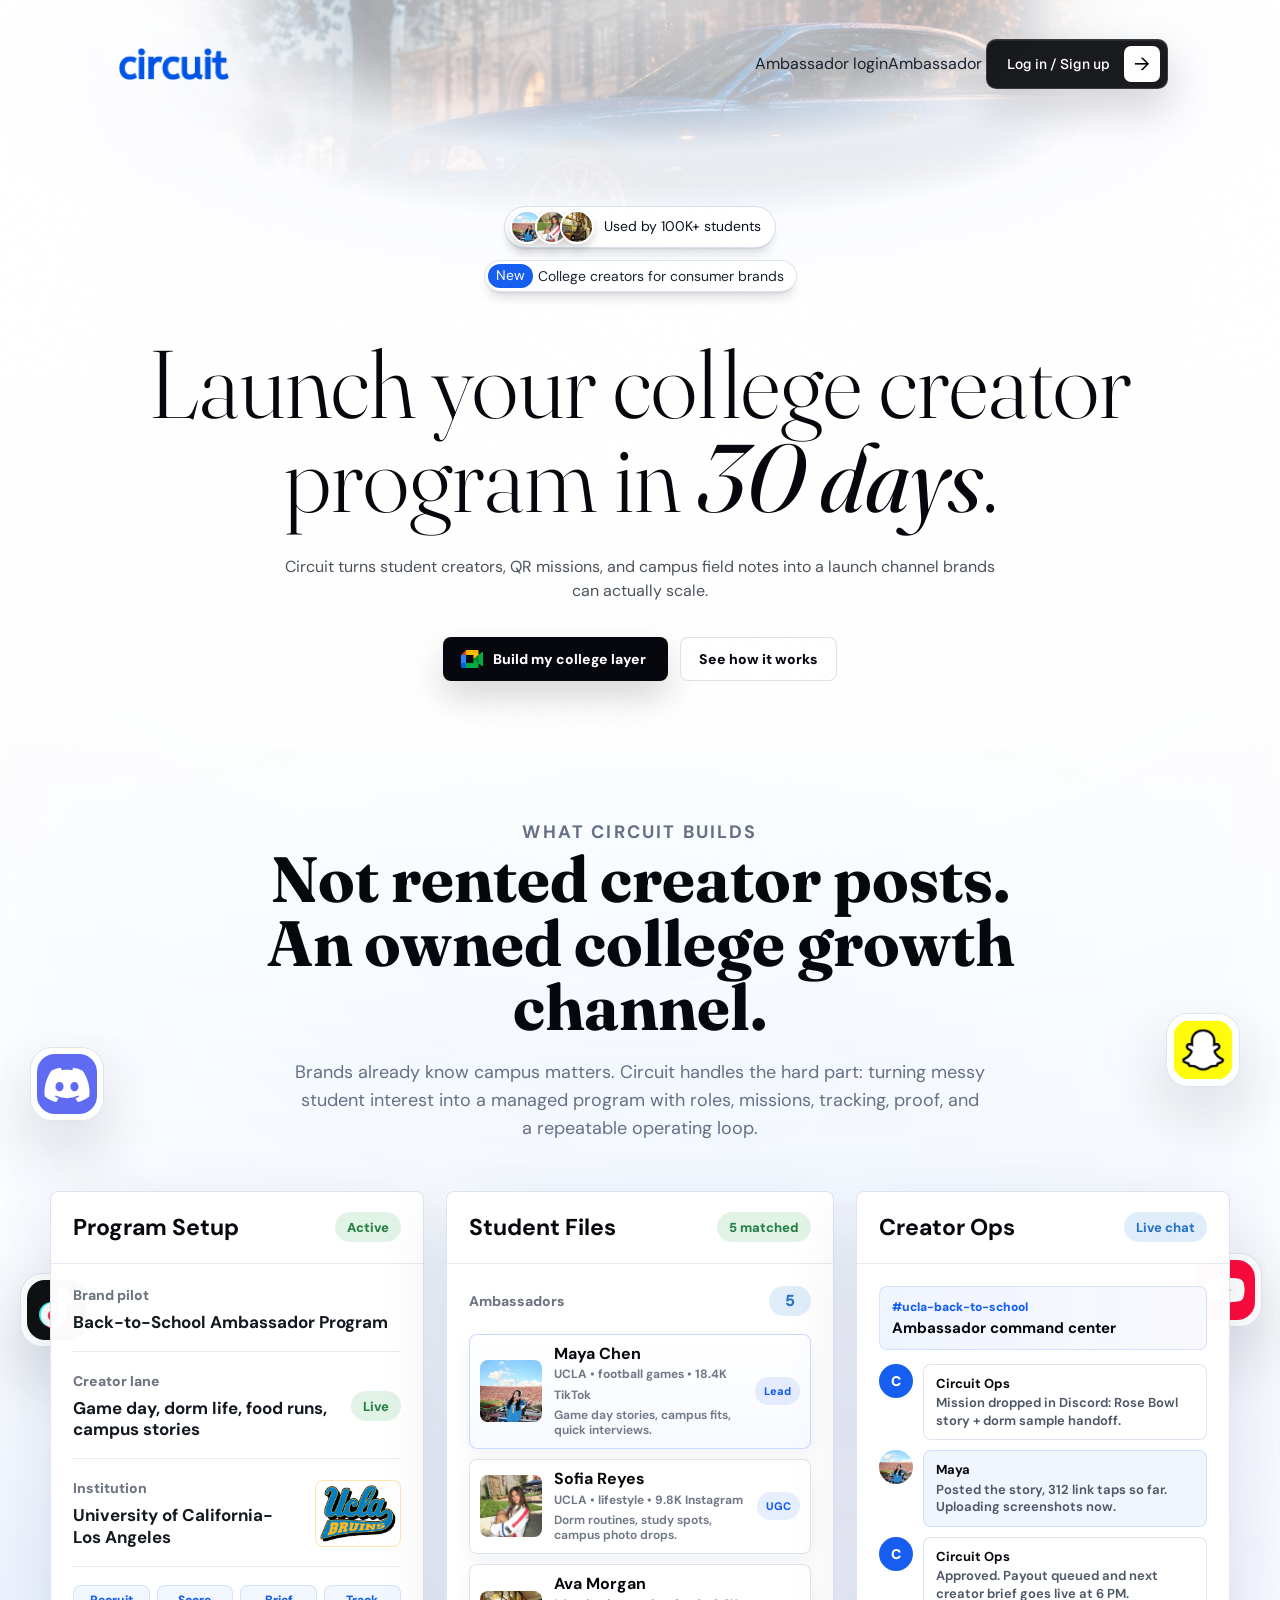
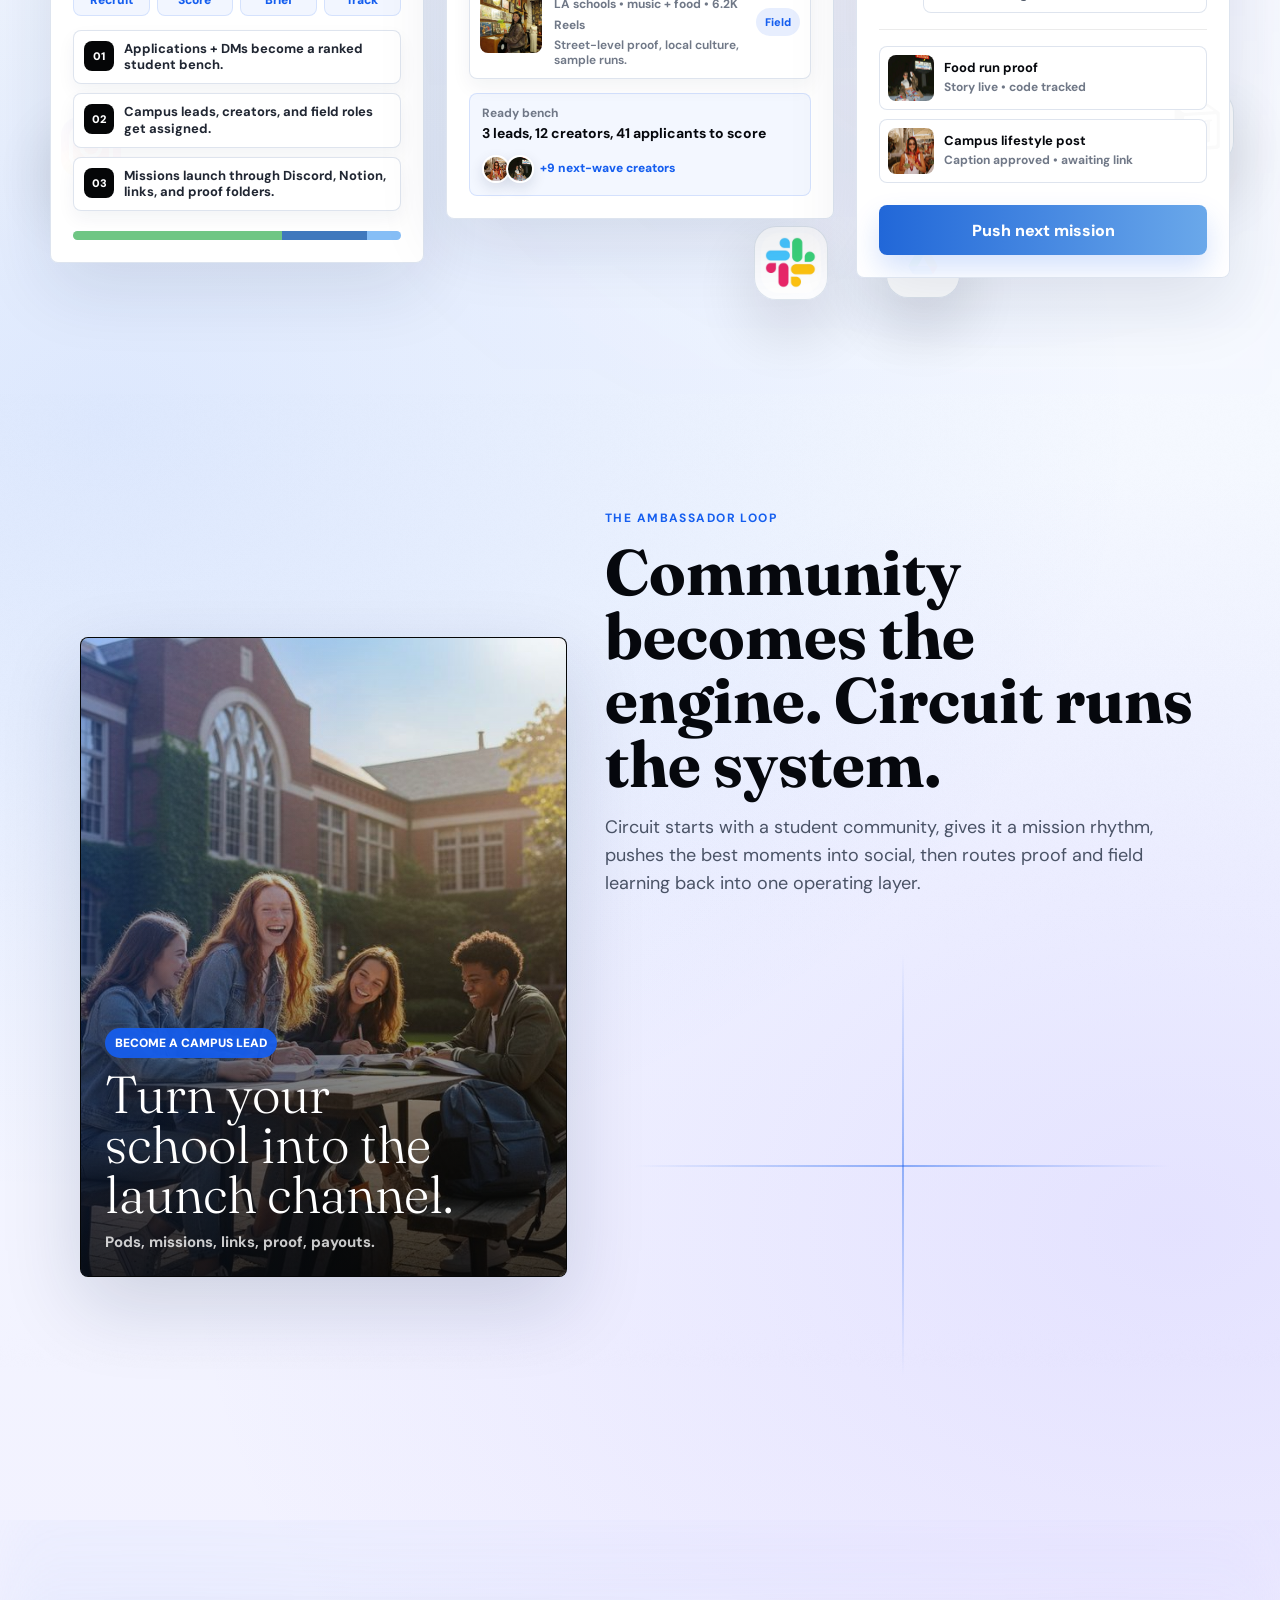
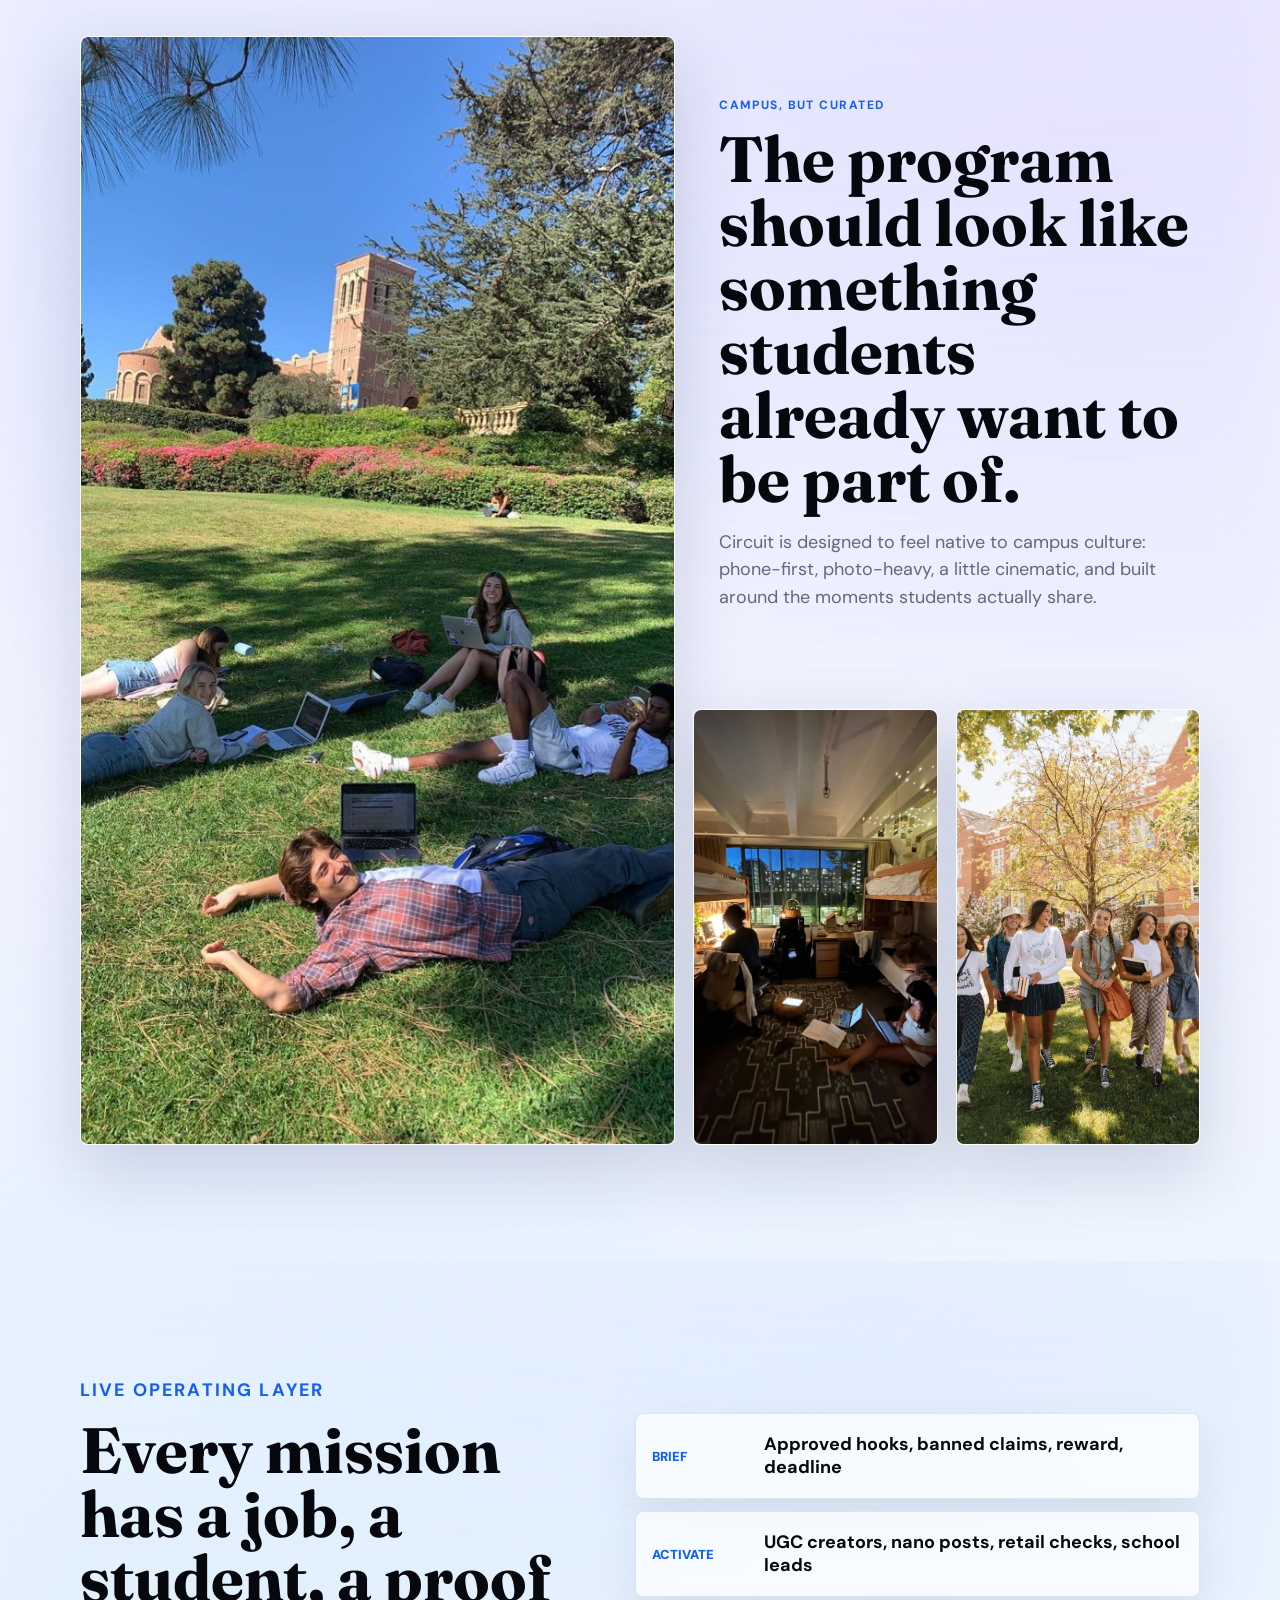
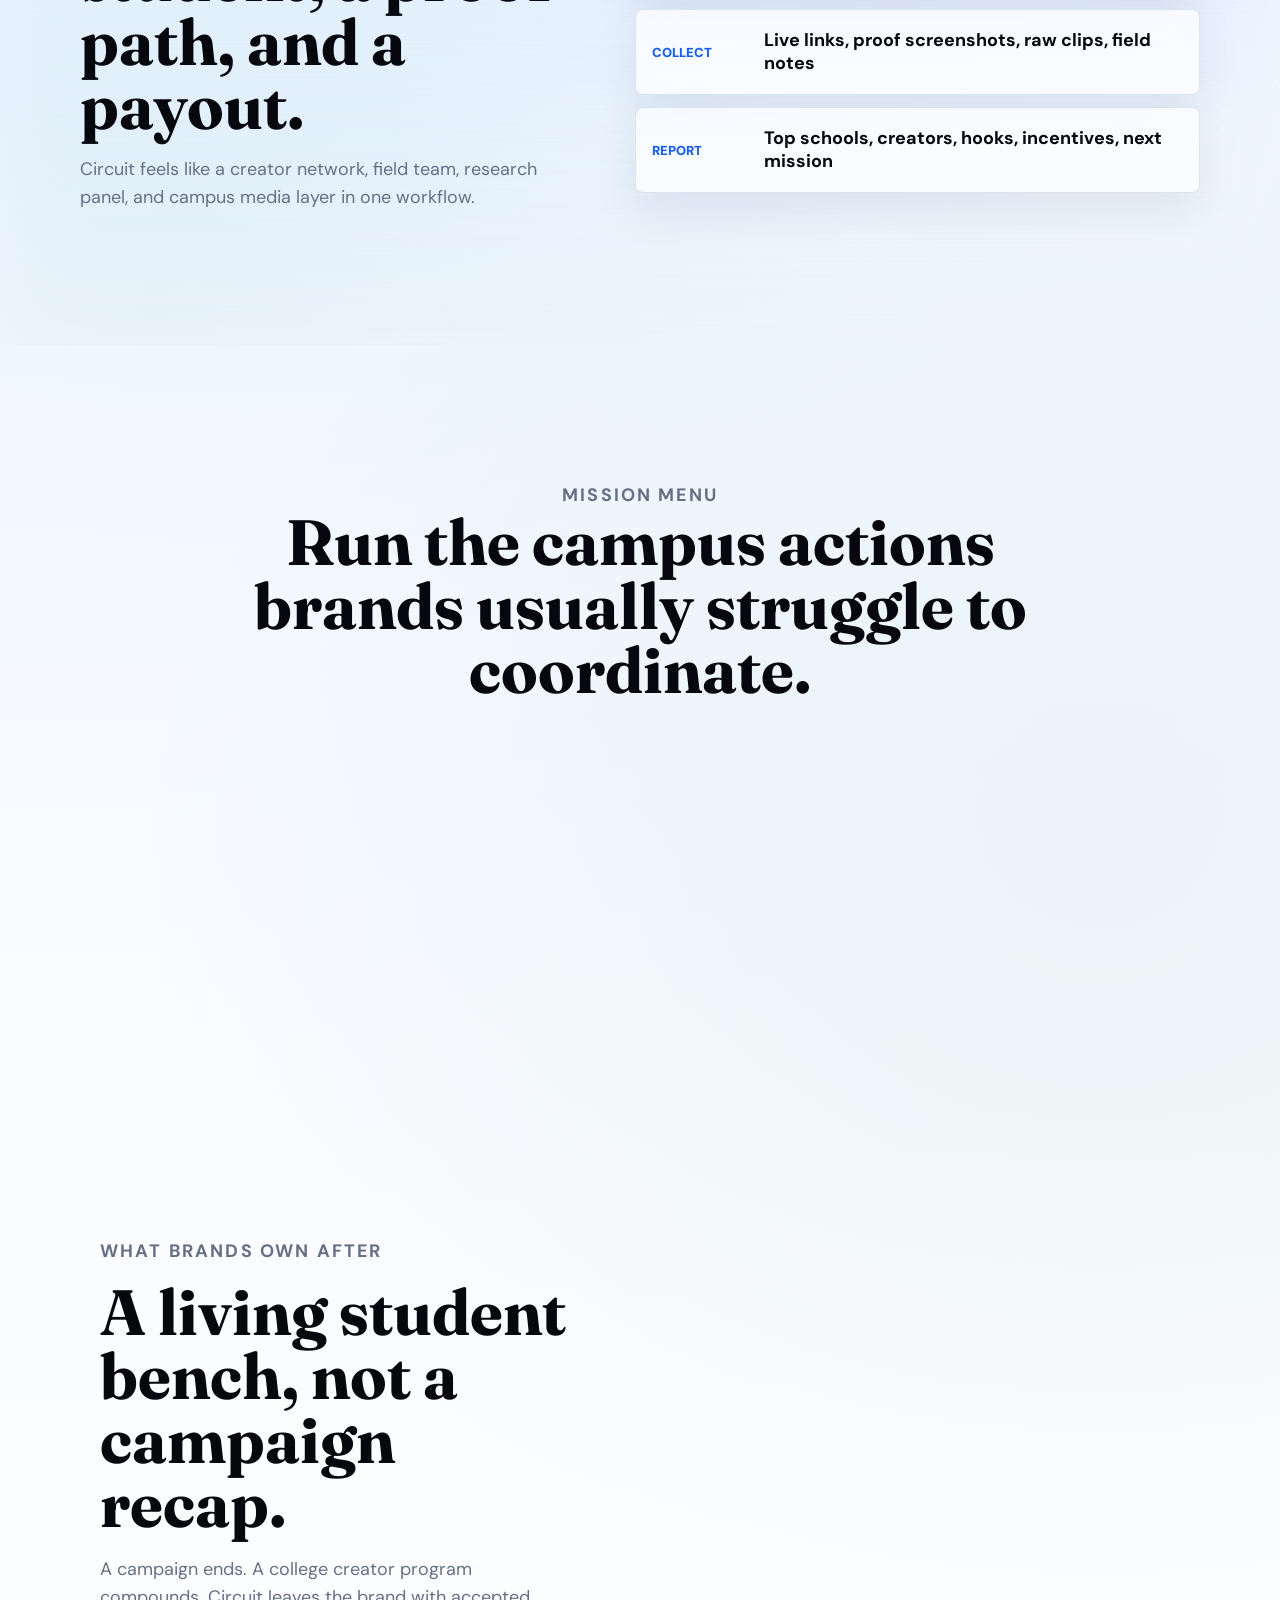
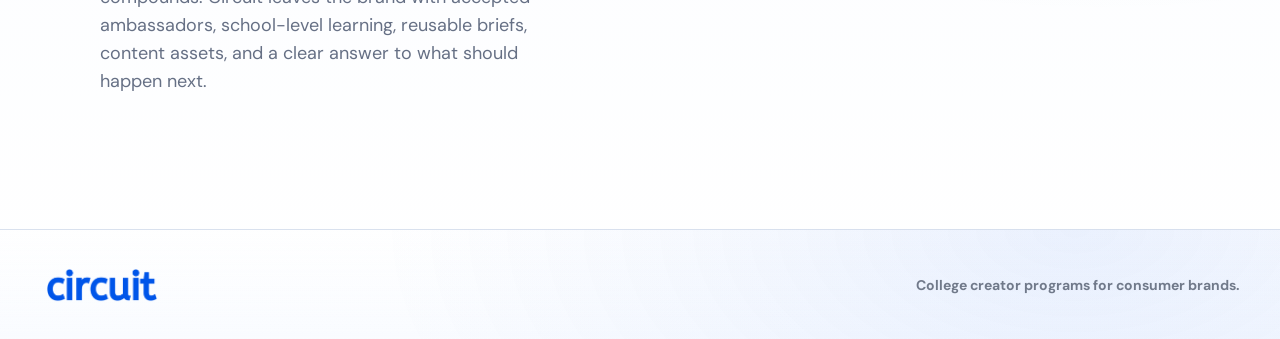
<file: index.html>
<!doctype html>
<html lang="en">
  <head>
    <meta charset="utf-8" />
    <meta name="viewport" content="width=device-width, initial-scale=1" />
    <title>Circuit | College Creator Programs</title>
    <meta
      name="description"
      content="Circuit builds and manages college creator programs for consumer brands: student ambassadors, UGC, school pods, tracked actions, and field intelligence."
    />
    <link rel="icon" href="assets/circuit-mark.svg" type="image/svg+xml" />
    <link rel="icon" href="assets/favicon-16.png" sizes="16x16" type="image/png" />
    <link rel="icon" href="assets/favicon-32.png" sizes="32x32" type="image/png" />
    <link rel="icon" href="assets/favicon-192.png" sizes="192x192" type="image/png" />
    <link rel="apple-touch-icon" href="assets/apple-touch-icon.png" />
    <link rel="preconnect" href="https://fonts.googleapis.com" />
    <link rel="preconnect" href="https://fonts.gstatic.com" crossorigin />
    <link href="https://fonts.googleapis.com/css2?family=DM+Sans:ital,opsz,wght@0,9..40,300;0,9..40,400;0,9..40,500;0,9..40,700;1,9..40,400&family=Fraunces:ital,opsz,wght@0,9..144,300;0,9..144,400;0,9..144,700;0,9..144,800;1,9..144,300;1,9..144,400;1,9..144,700;1,9..144,800&family=Geist:wght@400;500;600&display=swap" rel="stylesheet" />
    <link rel="stylesheet" href="styles.css" />
  </head>
  <body>
    <header class="site-header" aria-label="Primary">
      <a class="brand" href="#top" aria-label="Circuit home">
        <img class="brand-logo" src="assets/circuit-wordmark.png" alt="Circuit" />
      </a>
      <nav class="nav-actions" aria-label="Account">
        <a class="ambassador-login" href="/login"><span class="al-full">Ambassador login</span><span class="al-short">Ambassador</span></a>
        <button class="login-cta" type="button" data-onboarding-open>
          <span>Log in / Sign up</span>
        </button>
      </nav>
    </header>

    <main id="top">
      <section class="hero" aria-labelledby="hero-title">
        <div class="hero-scene" aria-hidden="true">
          <div class="hero-photo">
            <img src="assets/campus-car-hero.jpg" alt="" />
          </div>
        </div>

        <div class="hero-content">
          <div class="hero-proof" aria-label="Used by more than 100,000 students">
            <div class="proof-avatars" aria-hidden="true">
              <img src="assets/student-ucla.jpg" alt="" />
              <img src="assets/student-campus.jpg" alt="" />
              <img src="assets/student-records.jpg" alt="" />
            </div>
            <strong>Used by 100K+ students</strong>
          </div>
          <p class="news-pill"><span>New</span> College creators for consumer brands</p>
          <h1 id="hero-title">Launch your college creator program in <em>30 days</em>.</h1>
          <p class="hero-copy">
            Circuit turns student creators, QR missions, and campus field notes into a
            launch channel brands can actually scale.
          </p>
          <div class="hero-actions" aria-label="Primary actions">
            <button class="primary-button meet-cta" type="button" data-onboarding-open>
              <img src="assets/logos/google-meet-icon.png" alt="" />
              <span>Build my college layer</span>
            </button>
            <a class="ghost-button" href="#system">See how it works</a>
          </div>
        </div>
      </section>

      <section class="section loop-section" aria-labelledby="loop-title">
        <div class="loop-layout">
          <figure class="community-poster">
            <img src="assets/pinterest-table-friends.jpg" alt="Students gathered around a table on campus" />
            <figcaption>
              <span>Become a campus lead</span>
              <strong>Turn your school into the launch channel.</strong>
              <small>Pods, missions, links, proof, payouts.</small>
            </figcaption>
          </figure>

          <div class="loop-copy">
            <p class="eyebrow">The ambassador loop</p>
            <h2 id="loop-title">Community becomes the engine. Circuit runs the system.</h2>
            <p>
              Circuit starts with a student community, gives it a mission rhythm, pushes the
              best moments into social, then routes proof and field learning back into one
              operating layer.
            </p>

            <div class="loop-map" aria-label="Circuit community activation flow">
              <article class="loop-node community-node reveal">
                <span>01</span>
                <strong>Build the pod</strong>
                <p>Accepted students, campus leads, school roles, and group-chat momentum.</p>
              </article>
              <article class="loop-node tools-node reveal">
                <span>02</span>
                <strong>Drop missions</strong>
                <p>Briefs live where students already coordinate.</p>
                <div class="mini-logo-row">
                  <img src="assets/logos/discord-app.svg" alt="Discord" />
                  <img src="assets/logos/notion-app.svg" alt="Notion" />
                  <img src="assets/logos/google-drive-logo.svg" alt="Google Drive" />
                  <img src="assets/logos/slack-new.jpg" alt="Slack" />
                </div>
              </article>
              <article class="loop-node social-node reveal">
                <span>03</span>
                <strong>Activate content</strong>
                <p>Students post UGC, QR pushes, story links, shelf checks, and campus drops.</p>
                <div class="mini-logo-row">
                  <img src="assets/logos/tiktok-app.svg" alt="TikTok" />
                  <img src="assets/logos/instagram-icon.png" alt="Instagram" />
                  <img src="assets/logos/youtube-app.svg" alt="YouTube" />
                  <img src="assets/logos/snapchat-logo.png" alt="Snapchat" />
                </div>
              </article>
              <article class="loop-node proof-node reveal">
                <span>04</span>
                <strong>Return the signal</strong>
                <p>Proof screenshots, live links, creator scores, objections, and next-school reads.</p>
              </article>
            </div>
          </div>
        </div>
      </section>

      <section class="section moodboard-section" aria-labelledby="moodboard-title">
        <div class="editorial-grid">
          <figure class="editorial-shot editorial-wide">
            <img src="assets/pinterest-campus-lawn.jpg" alt="Students working together on a campus lawn" />
          </figure>
          <div class="editorial-copy">
            <p class="eyebrow">Campus, but curated</p>
            <h2 id="moodboard-title">The program should look like something students already want to be part of.</h2>
            <p>
              Circuit is designed to feel native to campus culture: phone-first, photo-heavy,
              a little cinematic, and built around the moments students actually share.
            </p>
          </div>
          <div class="editorial-stack">
            <figure class="editorial-shot">
              <img src="assets/pinterest-dorm-laptops.jpg" alt="Students studying together in a dorm room" />
            </figure>
            <figure class="editorial-shot">
              <img src="assets/pinterest-campus-walk.jpg" alt="Students walking on campus" />
            </figure>
          </div>
        </div>
      </section>

      <section class="section system-section" id="system" aria-labelledby="system-title">
        <div class="section-heading">
          <p class="eyebrow">What Circuit builds</p>
          <h2 id="system-title">Not rented creator posts. An owned college growth channel.</h2>
          <p>
            Brands already know campus matters. Circuit handles the hard part: turning messy
            student interest into a managed program with roles, missions, tracking, proof, and
            a repeatable operating loop.
          </p>
        </div>

        <div class="floating-social-cloud system-social-cloud" aria-hidden="true">
          <span class="floating-app app-discord"><img src="assets/logos/discord-app.svg" alt="" /></span>
          <span class="floating-app app-tiktok"><img src="assets/logos/tiktok-app.svg" alt="" /></span>
          <span class="floating-app app-instagram"><img src="assets/logos/instagram-icon.png" alt="" /></span>
          <span class="floating-app app-snapchat"><img src="assets/logos/snapchat-logo.png" alt="" /></span>
          <span class="floating-app app-youtube"><img src="assets/logos/youtube-app.svg" alt="" /></span>
          <span class="floating-app app-notion"><img src="assets/logos/notion-app.svg" alt="" /></span>
          <span class="floating-app app-slack"><img src="assets/logos/slack-new.jpg" alt="" /></span>
          <span class="floating-app app-drive"><img src="assets/logos/google-drive-logo.svg" alt="" /></span>
        </div>

        <div class="system-showcase" aria-label="Circuit operating system preview">
          <article class="system-window campaign-window reveal">
            <header>
              <h3>Program Setup</h3>
              <span class="window-status active">Active</span>
            </header>
            <div class="window-body">
              <div class="system-field">
                <span>Brand pilot</span>
                <strong>Back-to-School Ambassador Program</strong>
              </div>
              <div class="system-field split-field">
                <div>
                  <span>Creator lane</span>
                  <strong>Game day, dorm life, food runs, campus stories</strong>
                </div>
                <em>Live</em>
              </div>
              <div class="system-field school-field">
                <div>
                  <span>Institution</span>
                  <strong>University of California-Los Angeles</strong>
                </div>
                <img class="school-logo-img" src="assets/ucla-bruins-logo.png" alt="UCLA Bruins" />
              </div>
              <div class="program-steps" aria-label="Program flow">
                <span>Recruit</span>
                <span>Score</span>
                <span>Brief</span>
                <span>Track</span>
              </div>
              <div class="program-flow-list">
                <div>
                  <span>01</span>
                  <strong>Applications + DMs become a ranked student bench.</strong>
                </div>
                <div>
                  <span>02</span>
                  <strong>Campus leads, creators, and field roles get assigned.</strong>
                </div>
                <div>
                  <span>03</span>
                  <strong>Missions launch through Discord, Notion, links, and proof folders.</strong>
                </div>
              </div>
              <div class="progress-track" aria-hidden="true">
                <span></span>
                <span></span>
                <span></span>
              </div>
            </div>
          </article>

          <article class="system-window review-window reveal">
            <header>
              <h3>Student Files</h3>
              <span class="window-status approved">5 matched</span>
            </header>
            <div class="window-body">
              <div class="files-row">
                <strong>Ambassadors</strong>
                <span>5</span>
              </div>
              <div class="student-file-list" aria-label="Student ambassador files">
                <article class="student-file active-student">
                  <img src="assets/student-ucla.jpg" alt="UCLA student ambassador file" />
                  <div>
                    <strong>Maya Chen</strong>
                    <span>UCLA • football games • 18.4K TikTok</span>
                    <p>Game day stories, campus fits, quick interviews.</p>
                  </div>
                  <em>Lead</em>
                </article>
                <article class="student-file">
                  <img src="assets/student-campus.jpg" alt="Student ambassador file" />
                  <div>
                    <strong>Sofia Reyes</strong>
                    <span>UCLA • lifestyle • 9.8K Instagram</span>
                    <p>Dorm routines, study spots, campus photo drops.</p>
                  </div>
                  <em>UGC</em>
                </article>
                <article class="student-file">
                  <img src="assets/student-records.jpg" alt="Student ambassador file" />
                  <div>
                    <strong>Ava Morgan</strong>
                    <span>LA schools • music + food • 6.2K Reels</span>
                    <p>Street-level proof, local culture, sample runs.</p>
                  </div>
                  <em>Field</em>
                </article>
              </div>
              <div class="student-summary">
                <span>Ready bench</span>
                <strong>3 leads, 12 creators, 41 applicants to score</strong>
                <div class="bench-strip" aria-label="Additional student files">
                  <img src="assets/student-cafe.jpg" alt="Student file" />
                  <img src="assets/student-in-n-out.jpg" alt="Student file" />
                  <span>+9 next-wave creators</span>
                </div>
              </div>
            </div>
          </article>

          <article class="system-window verify-window reveal">
            <header>
              <h3>Creator Ops</h3>
              <span class="window-status files">Live chat</span>
            </header>
            <div class="window-body">
              <div class="ops-channel">
                <span>#ucla-back-to-school</span>
                <strong>Ambassador command center</strong>
              </div>
              <div class="creator-chat" aria-label="Creator management thread">
                <div class="chat-message ops-message">
                  <span class="chat-avatar circuit-avatar">C</span>
                  <p><strong>Circuit Ops</strong> Mission dropped in Discord: Rose Bowl story + dorm sample handoff.</p>
                </div>
                <div class="chat-message student-message">
                  <img class="chat-avatar" src="assets/student-ucla.jpg" alt="Maya Chen" />
                  <p><strong>Maya</strong> Posted the story, 312 link taps so far. Uploading screenshots now.</p>
                </div>
                <div class="chat-message ops-message">
                  <span class="chat-avatar circuit-avatar">C</span>
                  <p><strong>Circuit Ops</strong> Approved. Payout queued and next creator brief goes live at 6 PM.</p>
                </div>
              </div>
              <div class="proof-stack" aria-label="Creator proof and management status">
                <div class="proof-chip">
                  <img src="assets/student-in-n-out.jpg" alt="Creator proof screenshot" />
                  <div>
                    <strong>Food run proof</strong>
                    <span>Story live • code tracked</span>
                  </div>
                </div>
                <div class="proof-chip">
                  <img src="assets/student-cafe.jpg" alt="Creator proof screenshot" />
                  <div>
                    <strong>Campus lifestyle post</strong>
                    <span>Caption approved • awaiting link</span>
                  </div>
                </div>
              </div>
              <button class="submit-proof" type="button">Push next mission</button>
            </div>
          </article>
        </div>
      </section>

      <section class="section ops-section" aria-labelledby="ops-title">
        <div class="ops-board">
          <div class="ops-main">
            <p class="eyebrow">Live operating layer</p>
            <h2 id="ops-title">Every mission has a job, a student, a proof path, and a payout.</h2>
            <p>
              Circuit feels like a creator network, field team, research panel, and campus media
              layer in one workflow.
            </p>
          </div>
          <div class="workflow-list" aria-label="Workflow">
            <div class="workflow-item">
              <span>Brief</span>
              <strong>Approved hooks, banned claims, reward, deadline</strong>
            </div>
            <div class="workflow-item">
              <span>Activate</span>
              <strong>UGC creators, nano posts, retail checks, school leads</strong>
            </div>
            <div class="workflow-item">
              <span>Collect</span>
              <strong>Live links, proof screenshots, raw clips, field notes</strong>
            </div>
            <div class="workflow-item">
              <span>Report</span>
              <strong>Top schools, creators, hooks, incentives, next mission</strong>
            </div>
          </div>
        </div>
      </section>

      <section class="section missions-section" id="missions" aria-labelledby="missions-title">
        <div class="section-heading compact">
          <p class="eyebrow">Mission menu</p>
          <h2 id="missions-title">Run the campus actions brands usually struggle to coordinate.</h2>
        </div>

        <div class="mission-grid">
          <article class="mission-card reveal">
            <span class="mission-tag">UGC</span>
            <h3>Study routine clips</h3>
            <p>Students film raw vertical content around real use cases: library, dorm, gym, club, apartment, and finals week.</p>
          </article>
          <article class="mission-card reveal">
            <span class="mission-tag green">Field</span>
            <h3>Retail checks</h3>
            <p>Students document shelf availability, pricing, placement, competitors, stockouts, and store-level friction.</p>
          </article>
          <article class="mission-card reveal">
            <span class="mission-tag gold">Social</span>
            <h3>Tracked pushes</h3>
            <p>Every nano gets a personal code, link, QR, sample path, or store locator so action is visible by school.</p>
          </article>
          <article class="mission-card reveal">
            <span class="mission-tag red">Insight</span>
            <h3>Student field notes</h3>
            <p>Turn comments, objections, phrases, screenshots, group-chat reactions, and campus context into a decision-grade read.</p>
          </article>
        </div>
      </section>

      <section class="section results-section" aria-labelledby="results-title">
        <div class="results-copy">
          <p class="eyebrow">What brands own after</p>
          <h2 id="results-title">A living student bench, not a campaign recap.</h2>
          <p>
            A campaign ends. A college creator program compounds. Circuit leaves the brand with
            accepted ambassadors, school-level learning, reusable briefs, content assets, and a
            clear answer to what should happen next.
          </p>
        </div>
        <div class="deliverables">
          <div class="deliverable-row reveal">
            <span></span>
            <p>Vetted student bench and top-performer list</p>
          </div>
          <div class="deliverable-row reveal">
            <span></span>
            <p>School pods with campus leads and roles</p>
          </div>
          <div class="deliverable-row reveal">
            <span></span>
            <p>UGC library and proof submission archive</p>
          </div>
          <div class="deliverable-row reveal">
            <span></span>
            <p>Codes, links, QR paths, and mission templates</p>
          </div>
          <div class="deliverable-row reveal">
            <span></span>
            <p>Final recommendation on schools, hooks, creators, and incentives</p>
          </div>
        </div>
      </section>

    </main>

    <footer class="site-footer">
      <a class="brand footer-brand" href="#top" aria-label="Circuit home">
        <img class="brand-logo" src="assets/circuit-wordmark.png" alt="Circuit" />
      </a>
      <p>College creator programs for consumer brands.</p>
    </footer>

    <div class="onboarding-shell" data-onboarding hidden>
      <div class="onboarding-backdrop" data-onboarding-close></div>
      <section
        class="onboarding-modal"
        role="dialog"
        aria-modal="true"
        aria-labelledby="onboarding-title"
        aria-describedby="onboarding-description"
      >
        <header class="onboarding-header">
          <div class="step-kicker">
            <span></span>
            <strong data-step-label>Step 1</strong>
          </div>
          <button class="onboarding-close" type="button" data-onboarding-close aria-label="Close onboarding">
            &times;
          </button>
        </header>

        <form class="onboarding-form" data-onboarding-form novalidate>
          <div class="onboarding-progress" aria-hidden="true">
            <span class="is-active"></span>
            <span></span>
            <span></span>
            <span></span>
            <span></span>
          </div>

          <div class="onboarding-step is-active" data-step="0">
            <p class="modal-eyebrow">College layer intake</p>
            <h2 id="onboarding-title">Let’s build your campus channel.</h2>
            <p id="onboarding-description">
              A few quick details so Circuit can map the right student bench, schools, and launch path.
            </p>
            <div class="form-grid two-column">
              <label>
                <span>First name *</span>
                <input name="firstName" type="text" autocomplete="given-name" placeholder="Youssef" required />
              </label>
              <label>
                <span>Last name *</span>
                <input name="lastName" type="text" autocomplete="family-name" placeholder="Zouaoui" required />
              </label>
            </div>
            <label>
              <span>Work email *</span>
              <input name="email" type="email" autocomplete="email" placeholder="you@brand.com" required />
            </label>
          </div>

          <div class="onboarding-step" data-step="1">
            <p class="modal-eyebrow">Brand details</p>
            <h2>What are we launching on campus?</h2>
            <p>Tell us what students should care about, then we’ll translate it into missions.</p>
            <label>
              <span>Company *</span>
              <input name="company" type="text" autocomplete="organization" placeholder="Brand name" required />
            </label>
            <label>
              <span>Website *</span>
              <input name="website" type="url" inputmode="url" placeholder="https://brand.com" required />
            </label>
            <label>
              <span>What do you sell? *</span>
              <textarea name="product" rows="3" placeholder="A short line on the product, audience, and current channel." required></textarea>
            </label>
          </div>

          <div class="onboarding-step" data-step="2">
            <p class="modal-eyebrow">Program goal</p>
            <h2>What should Circuit activate first?</h2>
            <p>Select the starting motion. We can layer the rest in after the first sprint.</p>
            <div class="choice-list" data-choice-group="goal">
              <label class="choice-row">
                <input type="radio" name="goal" value="Build an ambassador bench" required />
                <span>
                  <strong>Build an ambassador bench</strong>
                  <small>Recruit, score, and organize student leads by school.</small>
                </span>
              </label>
              <label class="choice-row">
                <input type="radio" name="goal" value="Launch UGC missions" />
                <span>
                  <strong>Launch UGC missions</strong>
                  <small>Turn creators into repeatable raw content and campus proof.</small>
                </span>
              </label>
              <label class="choice-row">
                <input type="radio" name="goal" value="Run campus insights" />
                <span>
                  <strong>Run campus insights</strong>
                  <small>Collect field notes, objections, screenshots, and student reads.</small>
                </span>
              </label>
            </div>
          </div>

          <div class="onboarding-step" data-step="3">
            <p class="modal-eyebrow">Launch shape</p>
            <h2>Where should the first wave happen?</h2>
            <p>Keep it focused. The cleanest pilots usually start with a tight campus cluster.</p>
            <label>
              <span>Priority schools or regions *</span>
              <input name="campuses" type="text" placeholder="UCLA, USC, NYU, SEC schools, or not sure yet" required />
            </label>
            <div class="choice-list" data-choice-group="timeline">
              <label class="choice-row compact-choice">
                <input type="radio" name="timeline" value="This month" required />
                <span><strong>This month</strong><small>We need the first creators moving quickly.</small></span>
              </label>
              <label class="choice-row compact-choice">
                <input type="radio" name="timeline" value="Back-to-school" />
                <span><strong>Back-to-school</strong><small>Build now for a cleaner fall push.</small></span>
              </label>
              <label class="choice-row compact-choice">
                <input type="radio" name="timeline" value="Exploring" />
                <span><strong>Exploring</strong><small>We want to understand the right pilot.</small></span>
              </label>
            </div>
          </div>

          <div class="onboarding-step confirm-step" data-step="4">
            <p class="modal-eyebrow">Google Meet request</p>
            <h2>Confirm the campus layer.</h2>
            <p>We’ll use this to send the right one-pager and a short Google Meet link.</p>
            <div class="confirm-card" aria-label="Onboarding summary">
              <div><span>Name</span><strong data-summary="name">-</strong></div>
              <div><span>Email</span><strong data-summary="email">-</strong></div>
              <div><span>Company</span><strong data-summary="company">-</strong></div>
              <div><span>Goal</span><strong data-summary="goal">-</strong></div>
              <div><span>Schools</span><strong data-summary="campuses">-</strong></div>
              <div><span>Timeline</span><strong data-summary="timeline">-</strong></div>
            </div>
          </div>

          <p class="form-error" data-form-error role="alert"></p>

          <footer class="onboarding-footer">
            <button class="onboarding-back" type="button" data-onboarding-back disabled>&larr; Back</button>
            <button class="onboarding-next" type="button" data-onboarding-next>Continue <span>&rarr;</span></button>
            <button class="onboarding-submit" type="submit" data-onboarding-submit hidden>
              <svg class="meet-logo" viewBox="0 0 64 64" aria-hidden="true">
                <path fill="#34A853" d="M8 18c0-3.3 2.7-6 6-6h24c3.3 0 6 2.7 6 6v28c0 3.3-2.7 6-6 6H14c-3.3 0-6-2.7-6-6V18Z" />
                <path fill="#188038" d="M44 26 56 17.5c1.8-1.3 4 .1 4 2.3v24.4c0 2.2-2.5 3.5-4.2 2.1L44 37V26Z" />
                <path fill="#FBBC04" d="M8 26h36v11H8V26Z" />
                <path fill="#4285F4" d="M8 18c0-3.3 2.7-6 6-6h30v14H8v-8Z" />
                <path fill="#EA4335" d="M8 37h36v9c0 3.3-2.7 6-6 6H14c-3.3 0-6-2.7-6-6v-9Z" />
              </svg>
              Request Google Meet
            </button>
          </footer>
        </form>
      </section>
    </div>

    <script src="script.js"></script>
  </body>
</html>
</file>
<file: styles.css>
:root {
  color-scheme: light;
  --blue: #155eef;
  --blue-deep: #053fbd;
  --ink: #06080d;
  --text: #1b2230;
  --muted: #667085;
  --soft: #f6f8fc;
  --line: #e1e6ef;
  --green: #0e7a57;
  --gold: #c68619;
  --red: #bd3d36;
  --lavender: #7b61ff;
  --white: #ffffff;
  --shadow: 0 24px 80px rgba(16, 29, 56, 0.12);
  --soft-shadow: 0 18px 50px rgba(18, 35, 72, 0.08);
  --font-body: 'DM Sans', ui-sans-serif, system-ui, sans-serif;
  --font-display: 'Fraunces', Georgia, serif;
  --font-geist: 'Geist', ui-sans-serif, system-ui, sans-serif;
}

* {
  box-sizing: border-box;
}

[hidden] {
  display: none !important;
}

html {
  scroll-behavior: smooth;
}

body {
  margin: 0;
  overflow-x: hidden;
  color: var(--text);
  background:
    radial-gradient(1500px 980px at 52% 5%, rgba(255, 255, 255, 0.96) 0%, rgba(255, 255, 255, 0.76) 42%, rgba(255, 255, 255, 0) 78%),
    radial-gradient(1400px 1050px at 8% 30%, rgba(21, 94, 239, 0.11) 0%, rgba(21, 94, 239, 0.055) 38%, rgba(21, 94, 239, 0) 74%),
    radial-gradient(1280px 980px at 92% 42%, rgba(123, 97, 255, 0.12) 0%, rgba(123, 97, 255, 0.054) 42%, rgba(123, 97, 255, 0) 78%),
    radial-gradient(1180px 920px at 20% 70%, rgba(120, 190, 255, 0.105) 0%, rgba(120, 190, 255, 0.045) 44%, rgba(120, 190, 255, 0) 80%),
    radial-gradient(1200px 940px at 86% 84%, rgba(14, 122, 87, 0.055) 0%, rgba(14, 122, 87, 0.026) 45%, rgba(14, 122, 87, 0) 82%),
    linear-gradient(180deg,
      #ffffff 0%,
      #fbfdff 18%,
      #f3f7ff 34%,
      #f2f0ff 52%,
      #eef7ff 70%,
      #f9fbff 86%,
      #ffffff 100%
    );
  background-attachment: scroll;
  background-repeat: no-repeat;
  font-family: var(--font-body);
  letter-spacing: 0;
}

body::before {
  position: fixed;
  inset: 0;
  z-index: 999;
  content: "";
  background-image: url("assets/grain.svg");
  background-size: 256px 256px;
  opacity: 0.032;
  mix-blend-mode: multiply;
  pointer-events: none;
}

body::selection {
  background: rgba(21, 94, 239, 0.18);
}

main {
  display: flex;
  flex-direction: column;
}

a {
  color: inherit;
  text-decoration: none;
}

button,
input,
textarea {
  font: inherit;
}

.site-header {
  position: absolute;
  top: 32px;
  left: 50%;
  z-index: 20;
  display: grid;
  width: min(1600px, calc(100% - 224px));
  min-height: 64px;
  grid-template-columns: auto auto;
  gap: 28px;
  align-items: center;
  justify-content: space-between;
  padding: 0;
  border: 0;
  border-radius: 0;
  background: transparent;
  box-shadow: none;
  transform: translateX(-50%);
  backdrop-filter: none;
}

.brand {
  display: inline-flex;
  min-width: 0;
  align-items: center;
  padding: 4px 6px;
  border: 0;
  border-radius: 0;
  background: transparent;
  box-shadow: none;
  backdrop-filter: none;
  line-height: 1;
}

.brand-logo {
  display: block;
  width: 112px;
  height: auto;
}

.nav-links {
  display: flex;
  justify-content: center;
  gap: 28px;
  color: rgba(6, 8, 13, 0.58);
  font-size: 14px;
  font-weight: 760;
}

.nav-links a {
  padding: 12px 0;
}

.nav-links a:hover {
  color: var(--blue);
}

.nav-cta,
.login-cta,
.primary-button,
.ghost-button {
  display: inline-flex;
  min-height: 44px;
  align-items: center;
  justify-content: center;
  border-radius: 8px;
  font-size: 14px;
  font-weight: 820;
  line-height: 1;
  appearance: none;
  cursor: pointer;
  transition:
    background-color 180ms ease,
    border-color 180ms ease,
    box-shadow 180ms ease,
    color 180ms ease,
    transform 180ms ease;
}

.nav-cta {
  min-height: 64px;
  gap: 22px;
  padding: 0 8px 0 28px;
  border: 1px solid rgba(255, 255, 255, 0.1);
  border-radius: 11px;
  background: #1b1b1e;
  color: var(--white);
  box-shadow:
    0 18px 44px rgba(6, 8, 13, 0.24),
    inset 0 1px 0 rgba(255, 255, 255, 0.08);
  font-size: 18px;
  transform-style: preserve-3d;
}

.login-cta {
  min-height: 50px;
  gap: 14px;
  padding: 0 7px 0 20px;
  border: 1px solid rgba(255, 255, 255, 0.14);
  border-radius: 10px;
  background: rgba(6, 8, 13, 0.92);
  color: var(--white);
  box-shadow:
    0 18px 44px rgba(6, 8, 13, 0.18),
    inset 0 1px 0 rgba(255, 255, 255, 0.08);
  font-family: var(--font-geist);
  font-size: 14px;
  font-weight: 500;
  letter-spacing: 0;
  white-space: nowrap;
  backdrop-filter: blur(14px);
}

.login-cta::after {
  display: grid;
  width: 36px;
  height: 36px;
  place-items: center;
  border-radius: 7px;
  background: #fff;
  color: var(--ink);
  content: "→";
  font-family: var(--font-geist);
  font-size: 20px;
  font-weight: 400;
  line-height: 1;
  transition:
    box-shadow 180ms ease,
    transform 180ms ease;
}

.nav-cta::after {
  display: grid;
  width: 52px;
  height: 52px;
  place-items: center;
  border-radius: 8px;
  background: #fff;
  color: var(--ink);
  content: "→";
  font-size: 28px;
  font-weight: 700;
  line-height: 1;
  transition:
    box-shadow 180ms ease,
    transform 180ms ease;
  transform: translateZ(10px);
}

.primary-button {
  border: 0;
  padding: 0 22px;
  background: var(--ink);
  color: var(--white);
  box-shadow: 0 16px 34px rgba(6, 8, 13, 0.16);
}

.meet-cta {
  gap: 10px;
  padding-left: 18px;
}

.meet-cta img {
  display: block;
  width: 22px;
  height: 22px;
  object-fit: contain;
}

.primary-button:hover,
.nav-cta:hover,
.login-cta:hover {
  transform: translateY(-1px);
}

.login-cta:hover {
  background: #df494d;
  box-shadow:
    0 22px 48px rgba(194, 48, 54, 0.24),
    0 8px 0 rgba(102, 19, 24, 0.14);
  transform: perspective(800px) rotateX(3deg) translateY(-3px);
}

.login-cta:hover::after {
  box-shadow: 0 10px 20px rgba(65, 13, 18, 0.2);
  transform: translateX(2px);
}

.nav-cta:hover {
  background: #df494d;
  border-color: rgba(255, 255, 255, 0.18);
  box-shadow:
    0 22px 50px rgba(194, 48, 54, 0.3),
    0 8px 0 rgba(102, 19, 24, 0.18);
  transform: perspective(800px) rotateX(3deg) translateY(-3px);
}

.nav-cta:hover::after {
  box-shadow: 0 10px 20px rgba(65, 13, 18, 0.22);
  transform: translateZ(18px) translateX(2px);
}

.ghost-button {
  padding: 0 18px;
  border: 1px solid rgba(6, 13, 28, 0.12);
  background: rgba(255, 255, 255, 0.78);
  color: var(--ink);
}

.hero {
  position: relative;
  order: 1;
  min-height: 748px;
  overflow: hidden;
  padding: 206px 24px 46px;
  background: transparent;
}

.hero::before {
  position: absolute;
  inset: 0 0 auto;
  z-index: 1;
  height: 560px;
  content: "";
  background:
    radial-gradient(ellipse 74% 60% at 50% 0%, rgba(255, 255, 255, 0.76) 0%, rgba(255, 255, 255, 0.44) 42%, rgba(255, 255, 255, 0) 82%),
    radial-gradient(ellipse 68% 54% at 50% 14%, rgba(21, 94, 239, 0.052) 0%, rgba(21, 94, 239, 0.022) 46%, rgba(21, 94, 239, 0) 78%);
  opacity: 1;
  pointer-events: none;
}

.hero-scene {
  position: absolute;
  inset: 0;
  z-index: 0;
  overflow: hidden;
  pointer-events: none;
}

.hero-scene::before {
  position: absolute;
  inset: 0 0 auto;
  z-index: 2;
  height: 380px;
  content: "";
  background:
    radial-gradient(ellipse 54% 56% at 50% 0%, rgba(255, 255, 255, 0) 0%, rgba(255, 255, 255, 0.04) 40%, rgba(255, 255, 255, 0.72) 72%, rgba(255, 255, 255, 0.2) 100%),
    linear-gradient(90deg, #fff 0%, rgba(255, 255, 255, 0.94) 7%, rgba(255, 255, 255, 0.12) 21%, rgba(255, 255, 255, 0.12) 79%, rgba(255, 255, 255, 0.94) 93%, #fff 100%);
  pointer-events: none;
}

.hero-scene::after {
  position: absolute;
  inset: 0 0 auto;
  z-index: 4;
  height: 390px;
  content: "";
  background:
    linear-gradient(180deg, rgba(255, 255, 255, 0) 0%, rgba(255, 255, 255, 0.08) 34%, rgba(255, 255, 255, 0.66) 67%, rgba(255, 255, 255, 0.9) 88%, rgba(255, 255, 255, 0) 100%);
  pointer-events: none;
}

.hero-photo {
  position: absolute;
  top: 0;
  left: 50%;
  display: block;
  width: min(1560px, calc(100% - 112px));
  height: 330px;
  overflow: hidden;
  clip-path: polygon(2% 0, 98% 0, 92% 30%, 78% 62%, 60% 86%, 50% 100%, 40% 86%, 22% 62%, 8% 30%);
  filter: saturate(1.24) contrast(1.08) brightness(1.04);
  transform: translateX(-50%);
  mask-image:
    linear-gradient(90deg, transparent 0%, rgba(0, 0, 0, 0.55) 7%, #000 18%, #000 82%, rgba(0, 0, 0, 0.55) 93%, transparent 100%);
}

.hero-photo img {
  display: block;
  width: 100%;
  height: 100%;
  object-fit: cover;
  object-position: center top;
}

.hero-photo::before {
  position: absolute;
  inset: 0;
  z-index: 1;
  content: "";
  background-image: url("assets/grain.svg");
  background-size: 256px 256px;
  mask-image: linear-gradient(180deg, #000 0%, rgba(0, 0, 0, 0.8) 52%, transparent 96%);
  opacity: 0.22;
  mix-blend-mode: soft-light;
  pointer-events: none;
}

.hero-photo::after {
  position: absolute;
  inset: 0;
  z-index: 2;
  content: "";
  background:
    radial-gradient(ellipse 54% 72% at 50% 0%, rgba(255, 255, 255, 0) 0%, rgba(255, 255, 255, 0.08) 47%, rgba(255, 255, 255, 0.62) 76%, #fff 100%),
    linear-gradient(90deg, rgba(255, 255, 255, 0.86) 0%, rgba(255, 255, 255, 0.08) 20%, rgba(255, 255, 255, 0.08) 80%, rgba(255, 255, 255, 0.86) 100%);
}

.campus-strip {
  position: absolute;
  left: 50%;
  display: flex;
  width: min(1120px, calc(100% - 40px));
  gap: 10px;
  justify-content: center;
  transform: translateX(-50%);
  opacity: 0.72;
}

.campus-strip span {
  display: inline-flex;
  min-height: 34px;
  align-items: center;
  justify-content: center;
  padding: 0 16px;
  border: 1px solid rgba(21, 94, 239, 0.14);
  border-radius: 999px;
  background: rgba(255, 255, 255, 0.72);
  color: #3a4356;
  font-size: 13px;
  font-weight: 760;
  box-shadow: 0 14px 35px rgba(15, 35, 73, 0.08);
}

.strip-one {
  top: 76px;
  animation: drift-left 22s linear infinite;
}

.strip-two {
  top: 116px;
  animation: drift-right 24s linear infinite;
}

.glass-frame,
.dashboard-panel {
  position: absolute;
  border: 1px solid rgba(255, 255, 255, 0.82);
  border-radius: 8px;
  background: rgba(255, 255, 255, 0.76);
  box-shadow: var(--shadow);
  backdrop-filter: blur(20px);
}

.creator-frame {
  display: grid;
  width: 172px;
  gap: 8px;
  padding: 12px;
}

.creator-a {
  top: 292px;
  left: max(20px, calc(50% - 650px));
  transform: rotate(-4deg);
}

.creator-b {
  top: 322px;
  right: max(20px, calc(50% - 650px));
  transform: rotate(5deg);
}

.video-thumb {
  position: relative;
  display: grid;
  height: 166px;
  overflow: hidden;
  align-items: end;
  padding: 10px;
  border-radius: 8px;
}

.blue-shot {
  background:
    linear-gradient(160deg, rgba(5, 6, 7, 0) 35%, rgba(5, 6, 7, 0.6)),
    linear-gradient(135deg, #dbe7ff, #155eef 58%, #091c50);
}

.amber-shot {
  background:
    linear-gradient(160deg, rgba(5, 6, 7, 0) 35%, rgba(5, 6, 7, 0.6)),
    linear-gradient(135deg, #fff2cf, #f0a72e 48%, #135e4a);
}

.video-thumb::before {
  position: absolute;
  top: 26px;
  left: 50%;
  width: 74px;
  height: 74px;
  border: 8px solid rgba(255, 255, 255, 0.5);
  border-radius: 50%;
  content: "";
  transform: translateX(-50%);
}

.video-thumb::after {
  position: absolute;
  right: 34px;
  bottom: 58px;
  width: 52px;
  height: 86px;
  border-radius: 26px 26px 8px 8px;
  background: rgba(255, 255, 255, 0.38);
  content: "";
}

.video-label {
  position: relative;
  z-index: 1;
  color: #fff;
  font-size: 12px;
  font-weight: 850;
}

.creator-frame strong {
  color: var(--ink);
  font-size: 16px;
}

.creator-frame small,
.pulse-card small,
.metric-row {
  color: var(--muted);
  font-size: 12px;
}

.metric-row {
  display: flex;
  justify-content: space-between;
  gap: 8px;
}

.pulse-card {
  display: none;
  top: 218px;
  left: 50%;
  width: 260px;
  gap: 4px;
  padding: 16px 18px 16px 42px;
  transform: translateX(-50%);
}

.status-dot {
  position: absolute;
  top: 19px;
  left: 18px;
  width: 12px;
  height: 12px;
  border-radius: 50%;
  background: var(--green);
  box-shadow: 0 0 0 7px rgba(14, 122, 87, 0.12);
}

.dashboard-panel {
  display: none;
  left: 50%;
  top: 500px;
  width: min(670px, calc(100% - 44px));
  padding: 16px;
  transform: translateX(-50%);
}

.panel-top,
.metric-row,
.mission-line,
.proof-band {
  display: flex;
  align-items: center;
}

.panel-top {
  justify-content: space-between;
  margin-bottom: 14px;
  color: #293144;
  font-size: 13px;
  font-weight: 850;
}

.panel-top span:last-child {
  min-height: 26px;
  padding: 6px 10px;
  border-radius: 999px;
  background: rgba(14, 122, 87, 0.1);
  color: var(--green);
}

.score-grid {
  display: grid;
  grid-template-columns: repeat(3, 1fr);
  gap: 10px;
  margin-bottom: 12px;
}

.score-grid div {
  min-height: 84px;
  padding: 13px;
  border: 1px solid var(--line);
  border-radius: 8px;
  background: rgba(255, 255, 255, 0.82);
}

.score-grid strong {
  display: block;
  margin-bottom: 6px;
  color: var(--ink);
  font-size: 30px;
  line-height: 1;
}

.score-grid small {
  color: var(--muted);
  font-size: 12px;
  font-weight: 680;
}

.mission-line {
  min-height: 48px;
  gap: 10px;
  padding: 8px 10px;
  border: 1px solid rgba(21, 94, 239, 0.14);
  border-radius: 8px;
  background: rgba(239, 244, 255, 0.88);
}

.mission-line + .mission-line {
  margin-top: 8px;
}

.mission-line span {
  width: 10px;
  height: 10px;
  border-radius: 50%;
  background: var(--blue);
}

.mission-line p {
  flex: 1;
  margin: 0;
  font-size: 14px;
  font-weight: 760;
}

.mission-line b {
  color: var(--blue);
  font-size: 12px;
}

.muted-line {
  background: rgba(255, 255, 255, 0.72);
}

.muted-line span {
  background: var(--gold);
}

.muted-line b {
  color: var(--gold);
}

.hero-content {
  position: relative;
  z-index: 2;
  width: min(1180px, 100%);
  margin: 0 auto;
  text-align: center;
}

.hero-proof {
  display: flex;
  width: fit-content;
  max-width: calc(100% - 48px);
  min-height: 40px;
  align-items: center;
  justify-content: center;
  gap: 10px;
  margin: 0 auto 12px;
  padding: 3px 14px 3px 5px;
  border: 1px solid rgba(209, 218, 233, 0.84);
  border-radius: 30px;
  background: rgb(255, 255, 255);
  color: #101522;
  box-shadow:
    0 0.6px 0.6px -1.25px rgba(42, 40, 46, 0.36),
    0 2.3px 2.3px -2.5px rgba(42, 40, 46, 0.32),
    0 10px 10px -3.75px rgba(42, 40, 46, 0.13);
}

.proof-avatars {
  display: flex;
  align-items: center;
}

.proof-avatars img {
  display: block;
  width: 34px;
  height: 34px;
  border: 2px solid #fff;
  border-radius: 50%;
  object-fit: cover;
  box-shadow: 0 5px 10px rgba(5, 6, 7, 0.16);
}

.proof-avatars img + img {
  margin-left: -9px;
}

.hero-proof strong {
  color: #0c1220;
  font-size: 14px;
  line-height: 15.4px;
  font-weight: 400;
  white-space: nowrap;
}

.news-pill {
  display: flex;
  width: fit-content;
  max-width: calc(100% - 48px);
  min-height: 30px;
  align-items: center;
  justify-content: center;
  gap: 5px;
  margin: 0 auto 44px;
  padding: 3px 12px 3px 3px;
  border: 1px solid rgba(209, 218, 233, 0.72);
  border-radius: 30px;
  background: rgb(255, 255, 255);
  color: #1c2331;
  font-size: 14px;
  font-weight: 400;
  line-height: 15.4px;
  white-space: nowrap;
  box-shadow:
    0 0.6px 0.6px -1.25px rgba(42, 40, 46, 0.36),
    0 2.3px 2.3px -2.5px rgba(42, 40, 46, 0.32),
    0 10px 10px -3.75px rgba(42, 40, 46, 0.13);
}

.news-pill span {
  display: inline-flex;
  min-height: 24px;
  align-items: center;
  padding: 4px 8px 5px;
  border-radius: 20px;
  background: #155eef;
  color: #fff;
  font-size: 14px;
  font-weight: 400;
  line-height: 15.4px;
}

.eyebrow {
  margin: 0 0 14px;
  color: var(--blue);
  font-size: 12px;
  font-weight: 700;
  letter-spacing: 0.12em;
  text-transform: uppercase;
}

h1,
h2,
h3,
p {
  letter-spacing: 0;
}

h1 {
  max-width: 1180px;
  margin: 0 auto;
  color: var(--ink);
  font-size: 96px;
  line-height: 0.98;
  font-weight: 300;
  font-family: var(--font-display);
  font-optical-sizing: auto;
}

h1 em {
  font-family: var(--font-display);
  font-style: italic;
  font-weight: 400;
}

.hero-copy {
  max-width: 710px;
  margin: 30px auto 0;
  color: rgba(27, 34, 48, 0.78);
  font-size: 16px;
  line-height: 1.5;
  font-weight: 400;
}

.hero-actions {
  display: flex;
  flex-wrap: wrap;
  justify-content: center;
  gap: 12px;
  margin-top: 34px;
}

.platform-orbit {
  position: relative;
  z-index: 2;
  display: block;
  width: min(760px, calc(100% - 140px));
  align-items: stretch;
  margin: 0 auto 54px;
  padding: 14px;
  border: 1px solid rgba(214, 220, 231, 0.92);
  border-radius: 8px;
  background:
    linear-gradient(180deg, rgba(255, 255, 255, 0.9), rgba(247, 249, 252, 0.9)),
    #f8f9f7;
  box-shadow: 0 30px 90px rgba(14, 28, 62, 0.15);
  backdrop-filter: blur(18px);
}

.hero-support-section {
  order: 3;
  overflow: hidden;
  padding-top: 82px;
  padding-bottom: 76px;
  background: transparent;
}

.orbit-label {
  margin: 0;
  color: var(--blue);
  font-size: 12px;
  font-weight: 900;
  letter-spacing: 0;
  text-transform: uppercase;
}

.sync-document,
.integration-row {
  border: 1px solid rgba(215, 220, 229, 0.96);
  border-radius: 8px;
  background: rgba(255, 255, 255, 0.94);
  box-shadow: 0 14px 36px rgba(13, 18, 35, 0.08);
}

.sync-document {
  display: grid;
  min-height: 418px;
  padding: 24px;
}

.sync-document-top {
  display: flex;
  align-items: center;
  justify-content: space-between;
  gap: 18px;
  margin-bottom: 34px;
}

.sync-document-top img {
  display: block;
  width: 104px;
  height: auto;
}

.share-control {
  display: grid;
  min-width: 184px;
  min-height: 46px;
  grid-template-columns: 1fr 1fr;
  overflow: hidden;
  border: 1px solid rgba(5, 6, 7, 0.13);
  border-radius: 999px;
  background: #fafaf8;
  color: #596174;
  font-size: 14px;
  font-weight: 780;
}

.share-control span {
  display: grid;
  place-items: center;
}

.share-control span + span {
  border-left: 1px solid rgba(5, 6, 7, 0.12);
  color: var(--blue);
}

.sync-document h3 {
  max-width: 550px;
  margin: 12px 0 22px;
  color: var(--ink);
  font-family: var(--font-display);
  font-size: 36px;
  font-weight: 400;
  font-style: italic;
  font-optical-sizing: auto;
  line-height: 1.05;
}

.sync-brief {
  display: grid;
  gap: 14px;
  margin-bottom: 24px;
}

.sync-brief div {
  display: grid;
  gap: 4px;
  padding-bottom: 14px;
  border-bottom: 1px solid rgba(5, 6, 7, 0.08);
}

.sync-brief span,
.sync-metrics span,
.integration-row span {
  color: #737a86;
  font-size: 13px;
  font-weight: 690;
  line-height: 1.3;
}

.sync-brief strong {
  color: #252a35;
  font-size: 18px;
  font-weight: 760;
  line-height: 1.25;
}

.sync-metrics {
  display: grid;
  grid-template-columns: repeat(3, 1fr);
  gap: 10px;
  align-self: end;
}

.sync-metrics div {
  min-height: 86px;
  padding: 14px;
  border: 1px solid rgba(222, 226, 235, 0.94);
  border-radius: 8px;
  background: #fbfcff;
}

.sync-metrics strong {
  display: grid;
  margin-bottom: 6px;
  color: var(--ink);
  font-size: 32px;
  line-height: 1;
}

.floating-social-cloud {
  position: absolute;
  inset: 0;
  z-index: 3;
  pointer-events: none;
}

.floating-app {
  position: absolute;
  display: grid;
  width: 64px;
  height: 64px;
  place-items: center;
  border: 1px solid rgba(218, 225, 236, 0.9);
  border-radius: 18px;
  background: rgba(255, 255, 255, 0.88);
  box-shadow: 0 24px 54px rgba(13, 18, 35, 0.15);
  animation: float-icon 7s ease-in-out infinite;
  backdrop-filter: blur(16px);
}

.floating-app img {
  display: block;
  width: 52px;
  height: 52px;
  border-radius: 14px;
  object-fit: contain;
}

.app-discord {
  top: 34px;
  left: -84px;
}

.app-tiktok {
  top: 164px;
  left: -122px;
  animation-delay: -1.4s;
}

.app-instagram {
  bottom: 78px;
  left: -70px;
  animation-delay: -2.8s;
}

.app-snapchat {
  top: -28px;
  right: 86px;
  animation-delay: -0.7s;
}

.app-youtube {
  top: 74px;
  right: -92px;
  animation-delay: -2s;
}

.app-notion {
  right: -116px;
  bottom: 122px;
  animation-delay: -3.2s;
}

.app-slack {
  right: 112px;
  bottom: -30px;
  animation-delay: -4s;
}

.app-drive {
  right: -66px;
  bottom: 18px;
  animation-delay: -5s;
}

.integration-stack {
  display: grid;
  gap: 10px;
  align-content: start;
}

.integration-row {
  display: grid;
  min-height: 62px;
  grid-template-columns: 44px 1fr;
  gap: 14px;
  align-items: center;
  padding: 12px;
}

.integration-row strong {
  display: block;
  color: var(--ink);
  font-size: 17px;
  font-weight: 820;
  line-height: 1.1;
}

.integration-row div {
  display: block;
  min-width: 0;
}

.integration-icon {
  position: relative;
  display: grid;
  width: 46px;
  height: 46px;
  overflow: hidden;
  place-items: center;
  border: 1px solid rgba(221, 226, 235, 0.78);
  border-radius: 8px;
  background: transparent;
  box-shadow: 0 10px 22px rgba(13, 18, 35, 0.08);
}

.integration-icon img {
  position: relative;
  z-index: 2;
  display: block;
  width: 46px;
  height: 46px;
  border-radius: 8px;
  object-fit: contain;
}

.hero-media-board {
  position: relative;
  z-index: 2;
  width: min(1010px, 100%);
  height: 400px;
  margin: 0 auto 48px;
}

.photo-card {
  position: absolute;
  overflow: hidden;
  margin: 0;
  border: 1px solid rgba(255, 255, 255, 0.86);
  border-radius: 8px;
  background: #fff;
  box-shadow: 0 28px 80px rgba(11, 16, 28, 0.18);
}

.photo-card img,
.editorial-shot img {
  display: block;
  width: 100%;
  height: 100%;
  object-fit: cover;
}

.photo-card-qr img,
.editorial-wide img {
  object-position: center 68%;
}

.photo-card-wide img {
  object-position: center 44%;
}

.photo-card::after,
.editorial-shot::after {
  position: absolute;
  inset: 0;
  content: "";
  background-image: url("assets/grain.svg");
  background-size: 256px 256px;
  opacity: 0.065;
  pointer-events: none;
}

.photo-card figcaption {
  position: absolute;
  left: 12px;
  right: 12px;
  bottom: 12px;
  display: grid;
  gap: 3px;
  padding: 10px;
  border-radius: 8px;
  background: rgba(255, 255, 255, 0.88);
  color: #171a21;
  font-size: 13px;
  font-weight: 760;
  line-height: 1.2;
  backdrop-filter: blur(14px);
}

.photo-card figcaption span {
  color: var(--blue);
  font-size: 11px;
  font-weight: 900;
  text-transform: uppercase;
}

.photo-card-large {
  top: 16px;
  left: 50%;
  width: 390px;
  height: 310px;
  transform: translateX(-50%) rotate(1deg);
}

.photo-card-qr {
  top: 76px;
  left: 0;
  width: 260px;
  height: 326px;
  transform: rotate(-5deg);
}

.photo-card-wide {
  top: 104px;
  right: 0;
  width: 330px;
  height: 220px;
  transform: rotate(4deg);
}

.proof-band {
  position: relative;
  z-index: 3;
  width: min(1120px, calc(100% - 40px));
  min-height: 108px;
  margin: 0 auto;
  justify-content: space-between;
  gap: 18px;
  padding: 18px;
  border: 1px solid rgba(221, 227, 239, 0.9);
  border-radius: 8px;
  background: rgba(255, 255, 255, 0.92);
  box-shadow: var(--soft-shadow);
  backdrop-filter: blur(18px);
}

.proof-band div {
  display: grid;
  min-width: 0;
  gap: 5px;
}

.proof-band strong {
  color: var(--ink);
  font-size: 34px;
  line-height: 1;
}

.proof-band span {
  color: var(--muted);
  font-size: 13px;
  font-weight: 690;
}

.loop-section {
  position: relative;
  order: 4;
  overflow: hidden;
  background: transparent;
}

.loop-section::before {
  position: absolute;
  inset: 0;
  content: "";
  background-image: url("assets/grain.svg");
  background-size: 256px 256px;
  opacity: 0.075;
  mix-blend-mode: multiply;
  mask-image: linear-gradient(180deg, rgba(0, 0, 0, 0.78), transparent 88%);
  pointer-events: none;
}

.loop-layout {
  position: relative;
  z-index: 1;
  display: grid;
  width: min(1120px, 100%);
  grid-template-columns: 0.9fr 1.1fr;
  gap: 38px;
  align-items: center;
  margin: 0 auto;
}

.community-poster {
  position: relative;
  min-height: 640px;
  overflow: hidden;
  margin: 0;
  border: 1px solid rgba(5, 6, 7, 0.08);
  border-radius: 8px;
  background: #050607;
  box-shadow: 0 28px 80px rgba(14, 30, 70, 0.16);
}

.community-poster > img {
  position: absolute;
  inset: 0;
  display: block;
  width: 100%;
  height: 100%;
  object-fit: cover;
  object-position: center;
}

.community-poster::before {
  position: absolute;
  inset: 0;
  z-index: 1;
  content: "";
  background-image: url("assets/grain.svg");
  background-size: 256px 256px;
  opacity: 0.18;
  mix-blend-mode: soft-light;
}

.community-poster::after {
  position: absolute;
  inset: 0;
  z-index: 2;
  content: "";
  background:
    linear-gradient(180deg, rgba(5, 6, 7, 0.02) 0%, rgba(5, 6, 7, 0.18) 42%, rgba(5, 6, 7, 0.82) 100%),
    linear-gradient(90deg, rgba(21, 94, 239, 0.36), transparent 62%);
}

.community-poster figcaption {
  position: absolute;
  right: 24px;
  bottom: 24px;
  left: 24px;
  z-index: 3;
  display: grid;
  gap: 12px;
  color: #fff;
}

.community-poster span {
  width: fit-content;
  padding: 7px 10px;
  border-radius: 999px;
  background: rgba(21, 94, 239, 0.92);
  font-size: 12px;
  font-weight: 880;
  text-transform: uppercase;
}

.community-poster strong {
  max-width: 370px;
  font-size: 52px;
  line-height: 0.96;
  font-family: var(--font-display);
  font-weight: 300;
  font-optical-sizing: auto;
}

.community-poster small {
  color: rgba(255, 255, 255, 0.78);
  font-size: 15px;
  font-weight: 760;
}

.loop-copy h2 {
  max-width: 650px;
}

.loop-copy > p:not(.eyebrow) {
  max-width: 610px;
  color: #4a5366;
  font-size: 18px;
  line-height: 1.55;
}

.loop-map {
  position: relative;
  display: grid;
  grid-template-columns: repeat(2, minmax(0, 1fr));
  gap: 14px;
  margin-top: 28px;
}

.loop-map::before {
  position: absolute;
  top: 50%;
  left: 30px;
  right: 30px;
  height: 2px;
  content: "";
  background: linear-gradient(90deg, rgba(21, 94, 239, 0), rgba(21, 94, 239, 0.45), rgba(21, 94, 239, 0));
}

.loop-map::after {
  position: absolute;
  top: 28px;
  bottom: 28px;
  left: 50%;
  width: 2px;
  content: "";
  background: linear-gradient(180deg, rgba(21, 94, 239, 0), rgba(21, 94, 239, 0.42), rgba(21, 94, 239, 0));
}

.loop-node {
  position: relative;
  z-index: 1;
  display: grid;
  min-height: 198px;
  align-content: start;
  padding: 18px;
  border: 1px solid rgba(219, 226, 238, 0.98);
  border-radius: 8px;
  background: rgba(255, 255, 255, 0.92);
  box-shadow: 0 18px 44px rgba(14, 30, 70, 0.095);
}

.loop-node span {
  display: grid;
  width: 38px;
  height: 38px;
  place-items: center;
  margin-bottom: 28px;
  border-radius: 8px;
  background: rgba(21, 94, 239, 0.1);
  color: var(--blue);
  font-size: 13px;
  font-weight: 900;
}

.loop-node strong {
  color: var(--ink);
  font-size: 24px;
  line-height: 1.05;
}

.loop-node p {
  margin: 10px 0 0;
  color: #596174;
  font-size: 14px;
  line-height: 1.45;
}

.community-node {
  background: #050607;
  border-color: rgba(5, 6, 7, 0.88);
}

.community-node span {
  background: rgba(255, 255, 255, 0.12);
  color: #8fb2ff;
}

.community-node strong,
.community-node p {
  color: #fff;
}

.community-node p {
  color: #c5cedf;
}

.mini-logo-row {
  display: flex;
  flex-wrap: wrap;
  gap: 8px;
  align-items: center;
  margin-top: 16px;
}

.mini-logo-row img {
  display: block;
  width: 36px;
  height: 36px;
  padding: 0;
  border: 1px solid rgba(225, 231, 242, 0.95);
  border-radius: 10px;
  background: #fff;
  object-fit: contain;
  box-shadow: 0 10px 22px rgba(11, 16, 28, 0.11);
}

.section {
  padding: 116px 20px;
}

.section-heading {
  width: min(820px, 100%);
  margin: 0 auto 48px;
  text-align: center;
}

.section-heading.compact {
  margin-bottom: 34px;
}

h2 {
  margin: 0;
  color: var(--ink);
  font-size: 64px;
  line-height: 1;
  font-weight: 700;
  font-family: var(--font-display);
  font-optical-sizing: auto;
}

.section-heading p,
.ops-main p,
.results-copy p {
  color: var(--muted);
  font-size: 18px;
  line-height: 1.55;
}

.section-heading p {
  margin: 20px auto 0;
  max-width: 690px;
}

.moodboard-section {
  position: relative;
  order: 5;
  overflow: hidden;
  background: transparent;
  color: var(--text);
}

.moodboard-section::before {
  position: absolute;
  inset: -180px 0;
  content: "";
  background:
    radial-gradient(1100px 780px at 12% 20%, rgba(21, 94, 239, 0.12) 0%, rgba(21, 94, 239, 0.05) 42%, rgba(21, 94, 239, 0) 78%),
    radial-gradient(980px 720px at 86% 24%, rgba(123, 97, 255, 0.12) 0%, rgba(123, 97, 255, 0.046) 45%, rgba(123, 97, 255, 0) 80%),
    linear-gradient(180deg, rgba(236, 243, 255, 0) 0%, rgba(236, 243, 255, 0.48) 32%, rgba(243, 240, 255, 0.36) 68%, rgba(248, 251, 255, 0) 100%);
  filter: blur(28px);
  mask-image: linear-gradient(180deg, transparent 0%, rgba(0, 0, 0, 0.5) 20%, #000 48%, rgba(0, 0, 0, 0.42) 78%, transparent 100%);
  pointer-events: none;
}

.editorial-grid {
  position: relative;
  z-index: 1;
  display: grid;
  width: min(1120px, 100%);
  grid-template-columns: 1.08fr 0.92fr;
  gap: 18px;
  align-items: stretch;
  margin: 0 auto;
}

.editorial-copy {
  display: grid;
  align-content: center;
  min-height: 332px;
  padding: 26px 10px 26px 26px;
}

.editorial-copy h2 {
  max-width: 560px;
  color: var(--ink);
}

.editorial-copy p:last-child {
  max-width: 520px;
  color: rgba(53, 63, 82, 0.76);
  font-size: 18px;
  line-height: 1.55;
}

.editorial-shot {
  position: relative;
  overflow: hidden;
  margin: 0;
  border: 1px solid rgba(255, 255, 255, 0.78);
  border-radius: 8px;
  background: rgba(255, 255, 255, 0.66);
  box-shadow: 0 26px 70px rgba(14, 30, 70, 0.16);
}

.editorial-wide {
  min-height: 690px;
  grid-row: span 2;
}

.editorial-stack {
  display: grid;
  grid-template-columns: 1fr 1fr;
  gap: 18px;
}

.editorial-stack .editorial-shot {
  min-height: 340px;
}

.system-section {
  position: relative;
  order: 2;
  overflow: hidden;
  margin-top: -1px;
  padding-top: 52px;
  background: transparent;
}

.system-section::before {
  position: absolute;
  inset: -140px 0 -180px;
  content: "";
  background:
    radial-gradient(1240px 820px at 50% 20%, rgba(21, 94, 239, 0.082) 0%, rgba(21, 94, 239, 0.034) 42%, rgba(21, 94, 239, 0) 78%),
    radial-gradient(980px 720px at 78% 64%, rgba(123, 97, 255, 0.052) 0%, rgba(123, 97, 255, 0.024) 44%, rgba(123, 97, 255, 0) 80%);
  filter: blur(24px);
  mask-image: linear-gradient(180deg, transparent 0%, rgba(0, 0, 0, 0.36) 24%, #000 52%, rgba(0, 0, 0, 0.42) 78%, transparent 100%);
  pointer-events: none;
}

.system-section .section-heading h2 {
  max-width: 880px;
  margin: 0 auto;
}

.system-section .section-heading,
.system-showcase {
  position: relative;
  z-index: 2;
}

.system-social-cloud {
  z-index: 1;
}

.system-social-cloud .floating-app {
  width: 74px;
  height: 74px;
  border-radius: 22px;
  opacity: 0.96;
  box-shadow: 0 28px 70px rgba(13, 18, 35, 0.17);
}

.system-social-cloud .floating-app img {
  width: 60px;
  height: 60px;
  border-radius: 18px;
}

.system-social-cloud .app-discord {
  top: 300px;
  left: max(30px, calc(50% - 720px));
}

.system-social-cloud .app-tiktok {
  top: 526px;
  left: max(20px, calc(50% - 760px));
}

.system-social-cloud .app-instagram {
  bottom: 210px;
  left: max(54px, calc(50% - 650px));
}

.system-social-cloud .app-snapchat {
  top: 266px;
  right: max(40px, calc(50% - 650px));
}

.system-social-cloud .app-youtube {
  top: 506px;
  right: max(18px, calc(50% - 756px));
}

.system-social-cloud .app-notion {
  right: max(46px, calc(50% - 650px));
  bottom: 230px;
}

.system-social-cloud .app-slack {
  right: max(292px, calc(50% - 188px));
  bottom: 94px;
}

.system-social-cloud .app-drive {
  right: max(188px, calc(50% - 320px));
  bottom: 96px;
}

.system-social-cloud .app-snapchat img {
  object-fit: cover;
}

.system-social-cloud .app-drive img {
  width: 58px;
  height: 58px;
}

.system-showcase {
  display: grid;
  width: min(1180px, 100%);
  grid-template-columns: minmax(0, 1fr) minmax(0, 1.04fr) minmax(0, 1fr);
  gap: 22px;
  align-items: start;
  margin: 0 auto;
}

.system-window {
  overflow: hidden;
  border: 1px solid rgba(219, 226, 238, 0.92);
  border-radius: 8px;
  background: rgba(255, 255, 255, 0.98);
  box-shadow: 0 26px 72px rgba(18, 34, 70, 0.11);
}

.system-window header {
  display: flex;
  min-height: 72px;
  align-items: center;
  justify-content: space-between;
  gap: 14px;
  padding: 18px 22px;
  border-bottom: 1px solid rgba(229, 233, 241, 0.96);
}

.system-window h3 {
  margin: 0;
  color: var(--ink);
  font-size: 23px;
  line-height: 1.05;
}

.window-body {
  padding: 22px;
}

.window-status {
  display: inline-flex;
  min-height: 30px;
  align-items: center;
  justify-content: center;
  padding: 0 12px;
  border-radius: 999px;
  font-size: 13px;
  font-style: normal;
  font-weight: 820;
  white-space: nowrap;
}

.window-status.active,
.window-status.approved {
  background: rgba(88, 190, 116, 0.18);
  color: #268044;
}

.window-status.files,
.files-row span {
  background: rgba(80, 150, 226, 0.18);
  color: #2874c5;
}

.system-field {
  display: grid;
  gap: 8px;
  padding: 0 0 18px;
  border-bottom: 1px solid rgba(5, 6, 7, 0.08);
}

.system-field + .system-field {
  padding-top: 20px;
}

.system-field span,
.proof-row span,
.files-row strong {
  color: #6d7480;
  font-size: 14px;
  font-weight: 820;
}

.system-field strong {
  color: #141821;
  font-size: 17px;
  line-height: 1.25;
}

.split-field,
.school-field {
  display: flex;
  align-items: center;
  justify-content: space-between;
  gap: 18px;
}

.split-field > div,
.school-field > div {
  display: grid;
  min-width: 0;
  gap: 8px;
}

.split-field em {
  display: inline-flex;
  min-height: 30px;
  align-items: center;
  padding: 0 12px;
  border-radius: 999px;
  background: rgba(88, 190, 116, 0.18);
  color: #268044;
  font-size: 13px;
  font-style: normal;
  font-weight: 820;
}

.school-field b {
  display: grid;
  width: 52px;
  height: 52px;
  flex: 0 0 auto;
  place-items: center;
  border: 2px solid rgba(80, 150, 226, 0.28);
  border-radius: 50%;
  color: #3572bc;
  font-family: var(--font-display);
  font-size: 19px;
  font-style: italic;
}

.school-logo-img {
  display: block;
  width: 86px;
  height: auto;
  flex: 0 0 auto;
  padding: 4px;
  border: 1px solid rgba(255, 183, 27, 0.36);
  border-radius: 8px;
  background: #fff;
}

.progress-track {
  display: grid;
  height: 9px;
  grid-template-columns: 2.2fr 0.9fr 0.35fr;
  overflow: hidden;
  margin-top: 20px;
  border-radius: 999px;
  background: #edf3fb;
}

.progress-track span:nth-child(1) {
  background: #6fc684;
}

.progress-track span:nth-child(2) {
  background: #3f78bd;
}

.progress-track span:nth-child(3) {
  background: #86bef6;
}

.program-steps {
  display: grid;
  grid-template-columns: repeat(4, 1fr);
  gap: 7px;
  margin-top: 18px;
}

.program-steps span {
  display: grid;
  min-height: 31px;
  place-items: center;
  border: 1px solid rgba(21, 94, 239, 0.13);
  border-radius: 8px;
  background: rgba(21, 94, 239, 0.055);
  color: var(--blue);
  font-size: 12px;
  font-weight: 860;
}

.program-flow-list {
  display: grid;
  gap: 9px;
  margin-top: 14px;
}

.program-flow-list div {
  display: grid;
  grid-template-columns: 30px 1fr;
  gap: 10px;
  align-items: start;
  padding: 10px;
  border: 1px solid rgba(221, 227, 238, 0.96);
  border-radius: 8px;
  background: #fff;
  box-shadow: 0 8px 18px rgba(18, 34, 70, 0.05);
}

.program-flow-list span {
  display: grid;
  width: 30px;
  height: 30px;
  place-items: center;
  border-radius: 8px;
  background: #050607;
  color: #fff;
  font-size: 11px;
  font-weight: 900;
}

.program-flow-list strong {
  color: #202632;
  font-size: 13px;
  line-height: 1.25;
}

.campaign-window,
.verify-window {
  transform: translateY(34px);
}

.review-window {
  transform: translateY(76px);
}

.files-row {
  display: flex;
  align-items: center;
  justify-content: space-between;
  gap: 12px;
  margin-bottom: 18px;
}

.files-row span {
  display: inline-flex;
  min-width: 42px;
  min-height: 30px;
  align-items: center;
  justify-content: center;
  border-radius: 999px;
  font-weight: 850;
}

.student-file-list {
  display: grid;
  gap: 10px;
}

.student-file {
  display: grid;
  min-height: 82px;
  grid-template-columns: 62px 1fr auto;
  gap: 12px;
  align-items: center;
  padding: 10px;
  border: 1px solid rgba(221, 227, 238, 0.96);
  border-radius: 8px;
  background: #fff;
  box-shadow: 0 8px 20px rgba(18, 34, 70, 0.055);
}

.student-file.active-student {
  border-color: rgba(21, 94, 239, 0.22);
  background: linear-gradient(180deg, #ffffff, #f7faff);
}

.student-file img {
  display: block;
  width: 62px;
  height: 62px;
  border-radius: 8px;
  object-fit: cover;
  object-position: center;
}

.student-file:nth-child(1) img {
  object-position: center 38%;
}

.student-file:nth-child(2) img {
  object-position: center 28%;
}

.student-file:nth-child(3) img {
  object-position: center 34%;
}

.student-file div {
  min-width: 0;
}

.student-file strong {
  display: block;
  color: var(--ink);
  font-size: 16px;
  line-height: 1.1;
}

.student-file span,
.student-file p,
.student-summary span,
.proof-chip span {
  color: #707887;
  font-size: 12px;
  font-weight: 700;
  line-height: 1.25;
}

.student-file p {
  margin: 4px 0 0;
  font-weight: 640;
}

.student-file em {
  display: inline-flex;
  min-height: 28px;
  align-items: center;
  justify-content: center;
  padding: 0 9px;
  border-radius: 999px;
  background: rgba(21, 94, 239, 0.1);
  color: var(--blue);
  font-size: 11px;
  font-style: normal;
  font-weight: 850;
}

.student-summary {
  display: grid;
  gap: 4px;
  margin-top: 14px;
  padding: 12px;
  border: 1px solid rgba(21, 94, 239, 0.14);
  border-radius: 8px;
  background: rgba(21, 94, 239, 0.05);
}

.student-summary strong {
  color: var(--ink);
  font-size: 14px;
  line-height: 1.25;
}

.bench-strip {
  display: flex;
  align-items: center;
  gap: 6px;
  margin-top: 8px;
}

.bench-strip img {
  display: block;
  width: 28px;
  height: 28px;
  border: 2px solid #fff;
  border-radius: 50%;
  object-fit: cover;
  box-shadow: 0 5px 14px rgba(18, 34, 70, 0.12);
}

.bench-strip img + img {
  margin-left: -10px;
}

.bench-strip span {
  color: var(--blue);
  font-size: 12px;
  font-weight: 830;
}

.creative-strip {
  display: grid;
  grid-template-columns: repeat(3, 1fr);
  gap: 12px;
  margin: 0;
  padding-bottom: 22px;
  border-bottom: 1px solid rgba(5, 6, 7, 0.08);
}

.creative-strip figure {
  position: relative;
  height: 116px;
  overflow: hidden;
  margin: 0;
  border: 1px solid rgba(5, 6, 7, 0.12);
  border-radius: 8px;
  background: #050607;
}

.creative-strip img,
.proof-thumbs img {
  display: block;
  width: 100%;
  height: 100%;
  object-fit: cover;
}

.creative-strip figure::after {
  position: absolute;
  inset: 0;
  content: "";
  background: linear-gradient(180deg, rgba(5, 6, 7, 0.05), rgba(5, 6, 7, 0.64));
}

.creative-strip figcaption {
  position: absolute;
  right: 8px;
  bottom: 8px;
  left: 8px;
  z-index: 1;
  color: #fff;
  font-size: 11px;
  font-weight: 850;
}

.review-actions {
  display: flex;
  justify-content: space-between;
  gap: 12px;
  margin-top: 22px;
}

.review-actions button,
.upload-control,
.submit-proof,
.proof-thumbs button {
  border: 1px solid rgba(205, 213, 227, 0.98);
  border-radius: 8px;
  background: #fff;
  color: #222833;
  font-weight: 820;
}

.review-actions button {
  min-width: 104px;
  min-height: 46px;
}

.review-actions button:last-child {
  border-color: transparent;
  background: #eff3f9;
}

.upload-control {
  width: 100%;
  min-height: 46px;
  margin-bottom: 22px;
}

.proof-row {
  display: grid;
  gap: 14px;
  padding-top: 18px;
  border-top: 1px solid rgba(5, 6, 7, 0.08);
}

.proof-thumbs {
  display: grid;
  grid-template-columns: repeat(4, 1fr) 50px;
  gap: 10px;
  align-items: stretch;
}

.proof-thumbs img,
.proof-thumbs button {
  height: 54px;
  border-radius: 8px;
}

.proof-thumbs img {
  border: 1px solid rgba(5, 6, 7, 0.1);
}

.proof-thumbs button {
  display: grid;
  place-items: center;
  background: #eef3fb;
  color: #4a8ed8;
  font-size: 30px;
  font-weight: 300;
}

.submit-proof {
  width: 100%;
  min-height: 50px;
  margin-top: 22px;
  border: none;
  background: linear-gradient(90deg, #2167d8, #6aa8ea);
  color: #fff;
  box-shadow: 0 14px 28px rgba(21, 94, 239, 0.18);
}

.creator-chat {
  display: grid;
  gap: 10px;
}

.ops-channel {
  display: grid;
  gap: 4px;
  margin-bottom: 14px;
  padding: 12px;
  border: 1px solid rgba(21, 94, 239, 0.14);
  border-radius: 8px;
  background: linear-gradient(90deg, rgba(21, 94, 239, 0.065), rgba(123, 97, 255, 0.045)), #fff;
}

.ops-channel span {
  color: var(--blue);
  font-size: 12px;
  font-weight: 860;
}

.ops-channel strong {
  color: var(--ink);
  font-size: 15px;
  line-height: 1.2;
}

.chat-message {
  display: grid;
  grid-template-columns: 34px 1fr;
  gap: 10px;
  align-items: start;
}

.chat-avatar {
  display: grid;
  width: 34px;
  height: 34px;
  place-items: center;
  border-radius: 50%;
  object-fit: cover;
}

.circuit-avatar {
  background: var(--blue);
  color: #fff;
  font-size: 14px;
  font-weight: 900;
}

.chat-message p {
  margin: 0;
  padding: 10px 12px;
  border: 1px solid rgba(221, 227, 238, 0.96);
  border-radius: 8px;
  background: #fff;
  color: #4f5868;
  font-size: 13px;
  font-weight: 640;
  line-height: 1.35;
}

.chat-message strong {
  display: block;
  margin-bottom: 2px;
  color: var(--ink);
  font-size: 13px;
}

.student-message p {
  border-color: rgba(21, 94, 239, 0.14);
  background: rgba(21, 94, 239, 0.06);
}

.proof-stack {
  display: grid;
  gap: 9px;
  margin-top: 16px;
  padding-top: 16px;
  border-top: 1px solid rgba(5, 6, 7, 0.08);
}

.proof-chip {
  display: grid;
  grid-template-columns: 46px 1fr;
  gap: 10px;
  align-items: center;
  padding: 8px;
  border: 1px solid rgba(221, 227, 238, 0.96);
  border-radius: 8px;
  background: #fff;
}

.proof-chip img {
  display: block;
  width: 46px;
  height: 46px;
  border-radius: 8px;
  object-fit: cover;
}

.proof-chip strong {
  display: block;
  color: var(--ink);
  font-size: 13px;
  line-height: 1.15;
}

.mission-grid {
  display: grid;
  width: min(1120px, 100%);
  margin: 0 auto;
  gap: 14px;
}

.mission-grid {
  grid-template-columns: repeat(4, 1fr);
}

.mission-card {
  border: 1px solid rgba(225, 230, 239, 0.96);
  border-radius: 8px;
  background: var(--white);
  box-shadow: 0 16px 42px rgba(15, 35, 73, 0.065);
}

.mission-card h3 {
  margin: 0 0 12px;
  color: var(--ink);
  font-size: 24px;
  line-height: 1.05;
}

.mission-card p {
  margin: 0;
  color: var(--muted);
  font-size: 15px;
  line-height: 1.55;
}

.ops-section {
  position: relative;
  order: 6;
  overflow: hidden;
  background: transparent;
  color: var(--text);
}

.ops-section::before {
  position: absolute;
  inset: -170px 0;
  content: "";
  background:
    radial-gradient(1160px 760px at 80% 8%, rgba(21, 94, 239, 0.12) 0%, rgba(21, 94, 239, 0.044) 45%, rgba(21, 94, 239, 0) 80%),
    radial-gradient(900px 680px at 12% 82%, rgba(14, 122, 87, 0.06) 0%, rgba(14, 122, 87, 0.024) 46%, rgba(14, 122, 87, 0) 80%),
    linear-gradient(180deg, rgba(248, 251, 255, 0) 0%, rgba(235, 243, 255, 0.5) 42%, rgba(246, 250, 255, 0) 100%);
  filter: blur(30px);
  mask-image: linear-gradient(180deg, transparent 0%, rgba(0, 0, 0, 0.44) 22%, #000 52%, rgba(0, 0, 0, 0.44) 80%, transparent 100%);
  pointer-events: none;
}

.ops-board {
  position: relative;
  z-index: 1;
  display: grid;
  width: min(1120px, 100%);
  margin: 0 auto;
  grid-template-columns: 0.95fr 1.05fr;
  gap: 44px;
  align-items: center;
}

.ops-main h2 {
  color: var(--ink);
}

.ops-main .eyebrow {
  color: var(--blue);
}

.ops-main p {
  max-width: 480px;
}

.workflow-list {
  display: grid;
  gap: 12px;
}

.workflow-item {
  display: grid;
  min-height: 86px;
  grid-template-columns: 94px 1fr;
  gap: 18px;
  align-items: center;
  padding: 16px;
  border: 1px solid rgba(221, 227, 238, 0.96);
  border-radius: 8px;
  background: rgba(255, 255, 255, 0.72);
  box-shadow: 0 18px 46px rgba(14, 30, 70, 0.08);
  backdrop-filter: blur(18px);
}

.workflow-item span {
  color: var(--blue);
  font-size: 13px;
  font-weight: 880;
  text-transform: uppercase;
}

.workflow-item strong {
  color: var(--ink);
  font-size: 18px;
  line-height: 1.3;
}

.missions-section {
  order: 7;
  background: transparent;
}

.mission-card {
  min-height: 250px;
  padding: 18px;
}

.mission-tag {
  display: inline-flex;
  min-height: 28px;
  align-items: center;
  margin-bottom: 16px;
  padding: 0 10px;
  border-radius: 999px;
  background: rgba(21, 94, 239, 0.1);
  color: var(--blue);
  font-size: 12px;
  font-weight: 850;
  letter-spacing: 0.08em;
}

.mission-tag.green {
  background: rgba(14, 122, 87, 0.1);
  color: var(--green);
}

.mission-tag.gold {
  background: rgba(198, 134, 25, 0.12);
  color: var(--gold);
}

.mission-tag.red {
  background: rgba(189, 61, 54, 0.1);
  color: var(--red);
}

.results-section {
  order: 8;
  display: grid;
  width: min(1120px, 100%);
  grid-template-columns: 0.85fr 1fr;
  gap: 54px;
  align-items: center;
  margin: 0 auto;
}

.results-section.section {
  padding-left: 20px;
  padding-right: 20px;
}

.results-copy p {
  margin-top: 20px;
}

.deliverables {
  display: grid;
  gap: 12px;
}

.deliverable-row {
  display: grid;
  min-height: 72px;
  grid-template-columns: 18px 1fr;
  gap: 14px;
  align-items: center;
  padding: 16px 18px;
  border: 1px solid rgba(225, 230, 239, 0.96);
  border-radius: 8px;
  background: #fff;
  box-shadow: 0 14px 34px rgba(15, 35, 73, 0.055);
}

.deliverable-row span {
  width: 11px;
  height: 11px;
  border-radius: 50%;
  background: var(--blue);
}

.deliverable-row:nth-child(2) span {
  background: var(--green);
}

.deliverable-row:nth-child(3) span {
  background: var(--lavender);
}

.deliverable-row:nth-child(4) span {
  background: var(--gold);
}

.deliverable-row:nth-child(5) span {
  background: var(--red);
}

.deliverable-row p {
  margin: 0;
  color: #2b3344;
  font-weight: 760;
}

body.modal-open {
  overflow: hidden;
}

.onboarding-shell[hidden] {
  display: none;
}

.onboarding-shell {
  position: fixed;
  inset: 0;
  z-index: 80;
  display: grid;
  place-items: center;
  padding: 28px;
  color: #fff;
}

.onboarding-backdrop {
  position: absolute;
  inset: 0;
  background:
    radial-gradient(circle at 18% 20%, rgba(21, 94, 239, 0.22), transparent 30%),
    radial-gradient(circle at 84% 12%, rgba(255, 183, 27, 0.16), transparent 26%),
    rgba(3, 4, 9, 0.78);
  backdrop-filter: blur(18px);
}

.onboarding-modal {
  position: relative;
  z-index: 1;
  width: min(980px, calc(100vw - 36px));
  max-height: min(820px, calc(100vh - 42px));
  overflow: hidden;
  border: 1px solid rgba(255, 255, 255, 0.14);
  border-radius: 34px;
  background:
    radial-gradient(circle at 76% 42%, rgba(21, 94, 239, 0.16), transparent 36%),
    radial-gradient(circle at 28% 78%, rgba(123, 97, 255, 0.16), transparent 34%),
    linear-gradient(135deg, rgba(21, 17, 34, 0.98), rgba(17, 25, 40, 0.98) 58%, rgba(19, 13, 32, 0.98));
  box-shadow: 0 34px 110px rgba(0, 0, 0, 0.48);
}

.onboarding-header {
  display: flex;
  min-height: 78px;
  align-items: center;
  justify-content: space-between;
  gap: 20px;
  padding: 0 38px;
  border-bottom: 1px solid rgba(255, 255, 255, 0.09);
  background: rgba(255, 255, 255, 0.02);
}

.step-kicker {
  display: inline-flex;
  align-items: center;
  gap: 14px;
  color: rgba(255, 255, 255, 0.72);
  font-size: 16px;
  font-weight: 900;
  letter-spacing: 0.16em;
  text-transform: uppercase;
}

.step-kicker span {
  display: block;
  width: 10px;
  height: 10px;
  border-radius: 999px;
  background: #7b61ff;
  box-shadow: 0 0 0 6px rgba(123, 97, 255, 0.13);
}

.onboarding-close {
  display: grid;
  width: 42px;
  height: 42px;
  place-items: center;
  border: 0;
  border-radius: 999px;
  background: transparent;
  color: rgba(255, 255, 255, 0.62);
  cursor: pointer;
  font-size: 34px;
  line-height: 1;
}

.onboarding-close:hover {
  background: rgba(255, 255, 255, 0.08);
  color: #fff;
}

.onboarding-form {
  display: grid;
  max-height: calc(min(820px, calc(100vh - 42px)) - 78px);
  overflow-y: auto;
  padding: 34px 42px 34px;
}

.onboarding-progress {
  display: grid;
  grid-template-columns: repeat(5, 1fr);
  gap: 8px;
  margin-bottom: 34px;
}

.onboarding-progress span {
  height: 4px;
  border-radius: 999px;
  background: rgba(255, 255, 255, 0.1);
}

.onboarding-progress span.is-active {
  background: linear-gradient(90deg, #155eef, #7b61ff);
}

.onboarding-step {
  display: none;
  min-height: 390px;
  gap: 18px;
}

.onboarding-step.is-active {
  display: grid;
}

.modal-eyebrow {
  margin: 0 0 -4px;
  color: #78a5ff;
  font-size: 12px;
  font-weight: 900;
  letter-spacing: 0.14em;
  text-transform: uppercase;
}

.onboarding-step h2 {
  max-width: 720px;
  margin: 0;
  color: #fff;
  font-size: 44px;
  line-height: 1.02;
  font-weight: 760;
}

.onboarding-step p {
  max-width: 680px;
  margin: 0 0 10px;
  color: rgba(255, 255, 255, 0.58);
  font-size: 18px;
  line-height: 1.45;
  font-weight: 560;
}

.form-grid {
  display: grid;
  gap: 16px;
}

.two-column {
  grid-template-columns: 1fr 1fr;
}

.onboarding-form label {
  display: grid;
  gap: 10px;
}

.onboarding-form label > span {
  color: rgba(255, 255, 255, 0.82);
  font-size: 13px;
  font-weight: 900;
  letter-spacing: 0.12em;
  text-transform: uppercase;
}

.onboarding-form input,
.onboarding-form textarea {
  width: 100%;
  border: 1px solid rgba(255, 255, 255, 0.14);
  border-radius: 12px;
  background: rgba(255, 255, 255, 0.055);
  color: #fff;
  outline: none;
  box-shadow: inset 0 1px 0 rgba(255, 255, 255, 0.04);
}

.onboarding-form input {
  height: 58px;
  padding: 0 18px;
}

.onboarding-form textarea {
  min-height: 118px;
  resize: vertical;
  padding: 16px 18px;
}

.onboarding-form input::placeholder,
.onboarding-form textarea::placeholder {
  color: rgba(255, 255, 255, 0.32);
}

.onboarding-form input:focus,
.onboarding-form textarea:focus {
  border-color: rgba(120, 165, 255, 0.82);
  box-shadow:
    0 0 0 4px rgba(21, 94, 239, 0.14),
    inset 0 1px 0 rgba(255, 255, 255, 0.05);
}

.choice-list {
  display: grid;
  gap: 12px;
}

.choice-row {
  position: relative;
  display: grid;
  min-height: 88px;
  grid-template-columns: 1fr 32px;
  gap: 18px;
  align-items: center;
  padding: 18px 20px;
  border: 1px solid rgba(255, 255, 255, 0.13);
  border-radius: 14px;
  background: rgba(255, 255, 255, 0.052);
  cursor: pointer;
}

.compact-choice {
  min-height: 74px;
}

.choice-row input {
  position: absolute;
  opacity: 0;
  pointer-events: none;
}

.choice-row > span {
  display: grid;
  gap: 6px;
}

.choice-row strong {
  color: rgba(255, 255, 255, 0.9);
  font-size: 20px;
  line-height: 1.1;
}

.choice-row small {
  color: rgba(255, 255, 255, 0.48);
  font-size: 14px;
  line-height: 1.35;
}

.choice-row::after {
  width: 24px;
  height: 24px;
  border: 3px solid rgba(255, 255, 255, 0.26);
  border-radius: 999px;
  content: "";
}

.choice-row:has(input:checked) {
  border-color: rgba(120, 165, 255, 0.86);
  background:
    linear-gradient(135deg, rgba(21, 94, 239, 0.2), rgba(123, 97, 255, 0.16)),
    rgba(255, 255, 255, 0.06);
}

.choice-row:has(input:checked)::after {
  border-color: #fff;
  box-shadow: inset 0 0 0 5px #155eef;
}

.confirm-card {
  overflow: hidden;
  border: 1px solid rgba(255, 255, 255, 0.12);
  border-radius: 18px;
  background: rgba(255, 255, 255, 0.052);
}

.confirm-card div {
  display: grid;
  min-height: 58px;
  grid-template-columns: 170px 1fr;
  gap: 18px;
  align-items: center;
  padding: 14px 18px;
}

.confirm-card div + div {
  border-top: 1px solid rgba(255, 255, 255, 0.08);
}

.confirm-card span {
  color: rgba(255, 255, 255, 0.46);
  font-weight: 720;
}

.confirm-card strong {
  color: #fff;
  font-weight: 820;
  overflow-wrap: anywhere;
  text-align: right;
}

.form-error {
  min-height: 24px;
  margin: 6px 0 0;
  color: #ff7b7b;
  font-size: 15px;
  font-weight: 780;
}

.onboarding-footer {
  display: flex;
  align-items: center;
  justify-content: space-between;
  gap: 16px;
  margin-top: 22px;
  padding-top: 24px;
  border-top: 1px solid rgba(255, 255, 255, 0.08);
}

.onboarding-back,
.onboarding-next,
.onboarding-submit {
  display: inline-flex;
  min-height: 58px;
  align-items: center;
  justify-content: center;
  gap: 12px;
  border: 0;
  border-radius: 999px;
  cursor: pointer;
  font-weight: 900;
  line-height: 1;
}

.onboarding-back {
  padding: 0;
  background: transparent;
  color: rgba(255, 255, 255, 0.48);
  font-size: 18px;
}

.onboarding-back:not(:disabled):hover {
  color: #fff;
}

.onboarding-back:disabled {
  cursor: default;
  opacity: 0.42;
}

.onboarding-next,
.onboarding-submit {
  min-width: 196px;
  padding: 0 26px;
  background: #fff;
  color: #050607;
  box-shadow: 0 18px 38px rgba(0, 0, 0, 0.22);
  font-size: 18px;
}

.onboarding-next:hover,
.onboarding-submit:hover {
  transform: translateY(-1px);
}

.meet-logo {
  width: 28px;
  height: 28px;
  flex: 0 0 auto;
}

.site-footer {
  position: relative;
  display: flex;
  min-height: 110px;
  align-items: center;
  justify-content: space-between;
  gap: 20px;
  padding: 28px 40px;
  border-top: 1px solid rgba(209, 218, 233, 0.78);
  background:
    radial-gradient(900px 500px at 84% 0%, rgba(21, 94, 239, 0.085) 0%, rgba(21, 94, 239, 0.03) 44%, rgba(21, 94, 239, 0) 78%),
    linear-gradient(180deg, rgba(255, 255, 255, 0.18), rgba(239, 245, 255, 0.36));
  color: rgba(27, 34, 48, 0.72);
}

.footer-brand {
  color: var(--blue);
}

.site-footer p {
  margin: 0;
  color: rgba(60, 70, 89, 0.7);
  font-size: 14px;
  font-weight: 690;
}

@keyframes drift-left {
  from {
    transform: translateX(-48%);
  }
  to {
    transform: translateX(-54%);
  }
}

@keyframes drift-right {
  from {
    transform: translateX(-54%);
  }
  to {
    transform: translateX(-48%);
  }
}

@keyframes float-icon {
  0%,
  100% {
    transform: translateY(0);
  }
  50% {
    transform: translateY(-10px);
  }
}

@media (prefers-reduced-motion: reduce) {
  *,
  *::before,
  *::after {
    animation-duration: 0.001ms !important;
    animation-iteration-count: 1 !important;
    scroll-behavior: auto !important;
    transition-duration: 0.001ms !important;
  }
}

@media (max-width: 980px) {
  .site-header {
    top: 20px;
    width: calc(100% - 48px);
    grid-template-columns: auto auto;
  }

  .brand-logo {
    width: 106px;
  }

  .login-cta {
    min-height: 46px;
    padding-left: 16px;
    font-size: 13px;
  }

  .login-cta::after {
    width: 32px;
    height: 32px;
    font-size: 18px;
  }

  .nav-links {
    display: none;
  }

  .hero {
    min-height: 698px;
    padding: 182px 20px 50px;
  }

  .hero-photo {
    width: min(920px, calc(100% - 48px));
    height: 262px;
    clip-path: polygon(0 0, 100% 0, 93% 30%, 78% 62%, 60% 86%, 50% 100%, 40% 86%, 22% 62%, 7% 30%);
  }

  h1 {
    font-size: 72px;
  }

  h2 {
    font-size: 52px;
  }

  .hero-content {
    margin-bottom: 0;
  }

  .platform-orbit {
    width: min(680px, 100%);
    grid-template-columns: 1fr;
    gap: 12px;
    padding: 12px;
    margin-bottom: 38px;
  }

  .floating-app {
    width: 60px;
    height: 60px;
    border-radius: 17px;
  }

  .floating-app img {
    width: 48px;
    height: 48px;
    border-radius: 13px;
  }

  .app-discord {
    left: -28px;
  }

  .app-tiktok {
    left: -38px;
  }

  .app-instagram {
    left: -22px;
  }

  .app-youtube {
    right: -32px;
  }

  .app-notion {
    right: -42px;
  }

  .app-drive {
    right: -22px;
  }

  .sync-document {
    min-height: auto;
  }

  .integration-stack {
    grid-template-columns: 1fr 1fr;
  }

  .hero-media-board {
    display: grid;
    height: auto;
    grid-template-columns: 1fr 1fr;
    gap: 12px;
    margin-bottom: 34px;
  }

  .photo-card,
  .photo-card-large,
  .photo-card-qr,
  .photo-card-wide {
    position: relative;
    top: auto;
    right: auto;
    left: auto;
    width: auto;
    height: 260px;
    transform: none;
  }

  .photo-card-large {
    grid-column: span 2;
    height: 310px;
  }

  .proof-band,
  .site-footer {
    flex-direction: column;
    align-items: stretch;
  }

  .proof-band {
    display: grid;
    grid-template-columns: repeat(2, 1fr);
  }

  .loop-layout {
    grid-template-columns: 1fr;
    gap: 28px;
  }

  .community-poster {
    min-height: 520px;
  }

  .system-showcase,
  .mission-grid,
  .ops-board,
  .results-section {
    grid-template-columns: 1fr 1fr;
  }

  .system-showcase {
    align-items: stretch;
  }

  .system-social-cloud .floating-app {
    width: 62px;
    height: 62px;
    border-radius: 18px;
  }

  .system-social-cloud .floating-app img {
    width: 50px;
    height: 50px;
    border-radius: 14px;
  }

  .system-social-cloud .app-discord {
    top: 346px;
    left: 16px;
  }

  .system-social-cloud .app-tiktok {
    top: 560px;
    left: 10px;
  }

  .system-social-cloud .app-instagram {
    top: 770px;
    bottom: auto;
    left: 18px;
  }

  .system-social-cloud .app-snapchat {
    top: 342px;
    right: 18px;
  }

  .system-social-cloud .app-youtube {
    top: 552px;
    right: 10px;
  }

  .system-social-cloud .app-notion {
    top: 768px;
    right: 20px;
    bottom: auto;
  }

  .system-social-cloud .app-slack {
    right: 48px;
    bottom: 32px;
  }

  .system-social-cloud .app-drive {
    right: auto;
    bottom: 34px;
    left: 48px;
  }

  .campaign-window,
  .review-window,
  .verify-window {
    transform: none;
  }

  .editorial-grid {
    grid-template-columns: 1fr;
  }

  .editorial-wide {
    min-height: 460px;
    grid-row: auto;
  }

  .editorial-copy {
    min-height: auto;
    padding: 18px 0;
  }

  .results-section,
  .ops-board {
    gap: 28px;
  }
}

@media (max-width: 680px) {
  .site-header {
    top: 12px;
    width: calc(100% - 24px);
    min-height: 50px;
    gap: 12px;
  }

  .brand {
    min-width: 0;
    padding: 2px 0;
  }

  .brand-logo {
    width: 94px;
  }

  .login-cta {
    min-height: 42px;
    gap: 9px;
    padding: 0 6px 0 12px;
    border-radius: 9px;
    font-size: 12px;
  }

  .login-cta::after {
    width: 28px;
    height: 28px;
    border-radius: 6px;
    font-size: 15px;
  }

  .nav-cta {
    width: 42px;
    min-height: 42px;
    gap: 0;
    padding: 0;
    font-size: 0;
  }

  .nav-cta::after {
    width: 30px;
    height: 30px;
    font-size: 16px;
  }

  .hero {
    min-height: 652px;
    padding: 148px 16px 40px;
  }

  .campus-strip {
    display: none;
  }

  .hero-photo {
    top: 0;
    width: calc(100% - 8px);
    height: 202px;
    clip-path: polygon(0 0, 100% 0, 96% 31%, 82% 61%, 62% 85%, 50% 100%, 38% 85%, 18% 61%, 4% 31%);
  }

  .hero-photo img:first-child {
    object-position: center top;
  }

  .hero-content {
    width: calc(100vw - 90px);
    max-width: 300px;
    margin-bottom: 0;
  }

  .platform-orbit {
    width: 100%;
    margin-bottom: 30px;
  }

  .floating-app {
    width: 46px;
    height: 46px;
    border-radius: 13px;
  }

  .floating-app img {
    width: 38px;
    height: 38px;
    border-radius: 10px;
  }

  .app-discord {
    top: -18px;
    left: 12px;
  }

  .app-tiktok {
    top: -18px;
    right: 18px;
    left: auto;
  }

  .app-instagram {
    bottom: -18px;
    left: 22px;
  }

  .app-snapchat {
    top: auto;
    right: 24px;
    bottom: -18px;
  }

  .app-youtube,
  .app-notion {
    display: none;
  }

  .system-social-cloud .floating-app {
    width: 48px;
    height: 48px;
    border-radius: 14px;
    opacity: 0.9;
  }

  .system-social-cloud .floating-app img {
    width: 40px;
    height: 40px;
    border-radius: 11px;
  }

  .system-social-cloud .app-slack,
  .system-social-cloud .app-drive {
    display: grid;
  }

  .system-social-cloud .app-discord {
    top: 426px;
    left: 16px;
  }

  .system-social-cloud .app-tiktok {
    top: 426px;
    right: auto;
    left: 92px;
  }

  .system-social-cloud .app-instagram {
    top: 426px;
    bottom: auto;
    left: 168px;
  }

  .system-social-cloud .app-snapchat {
    top: 426px;
    right: 16px;
    bottom: auto;
  }

  .system-social-cloud .app-slack {
    top: 486px;
    right: auto;
    bottom: auto;
    left: 110px;
  }

  .system-social-cloud .app-drive {
    top: 486px;
    right: 110px;
    bottom: auto;
    left: auto;
  }

  .sync-document {
    padding: 16px;
  }

  .sync-document-top {
    align-items: flex-start;
    flex-direction: column;
    gap: 14px;
    margin-bottom: 24px;
  }

  .sync-document-top img {
    width: 94px;
  }

  .share-control {
    width: 100%;
    min-width: 0;
  }

  .sync-document h3 {
    font-size: 30px;
  }

  .sync-metrics,
  .integration-stack {
    grid-template-columns: 1fr;
  }

  .sync-metrics div {
    min-height: 72px;
  }

  .integration-row {
    min-height: 64px;
    grid-template-columns: 42px 1fr;
  }

  .integration-icon {
    width: 42px;
    height: 42px;
  }

  .integration-icon img {
    width: 42px;
    height: 42px;
  }

  .news-pill {
    width: fit-content;
    max-width: calc(100% - 22px);
    min-height: 30px;
    gap: 5px;
    margin-bottom: 38px;
    padding: 3px 10px 3px 3px;
    font-size: 12px;
    white-space: nowrap;
  }

  .news-pill span {
    min-height: 24px;
    padding: 4px 8px 5px;
    font-size: 12px;
  }

  .hero-proof {
    width: fit-content;
    max-width: calc(100% - 22px);
    min-height: 38px;
    gap: 8px;
    margin-bottom: 10px;
    padding: 3px 12px 3px 5px;
    justify-content: center;
  }

  .proof-avatars img {
    width: 32px;
    height: 32px;
  }

  .proof-avatars img + img {
    margin-left: -9px;
  }

  .hero-proof strong {
    font-size: 12px;
    font-weight: 400;
  }

  h1 {
    width: 100%;
    max-width: 300px;
    font-size: 38px;
    line-height: 1;
    overflow-wrap: break-word;
  }

  .hero-copy,
  .section-heading p,
  .ops-main p,
  .results-copy p {
    font-size: 16px;
  }

  .hero-copy {
    max-width: 292px;
  }

  .hero-actions {
    width: min(100%, 292px);
    gap: 10px;
    margin-right: auto;
    margin-left: auto;
  }

  .hero-actions .primary-button,
  .hero-actions .ghost-button {
    width: 100%;
    min-width: 0;
    flex: 0 0 100%;
  }

  .meet-cta {
    gap: 8px;
    padding: 0 16px;
  }

  .meet-cta img {
    width: 20px;
    height: 20px;
  }

  .pulse-card {
    display: none;
  }

  .score-grid,
  .system-showcase,
  .mission-grid,
  .ops-board,
  .results-section,
  .editorial-grid,
  .editorial-stack,
  .loop-map {
    grid-template-columns: 1fr;
  }

  .system-showcase {
    gap: 14px;
  }

  .system-window header {
    min-height: 64px;
    padding: 16px;
  }

  .system-window h3 {
    font-size: 20px;
  }

  .window-body {
    padding: 16px;
  }

  .creative-strip {
    gap: 8px;
  }

  .creative-strip figure {
    height: 94px;
  }

  .proof-thumbs {
    grid-template-columns: repeat(4, 1fr) 44px;
    gap: 7px;
  }

  .community-poster {
    min-height: 470px;
  }

  .community-poster figcaption {
    right: 18px;
    bottom: 18px;
    left: 18px;
  }

  .community-poster strong {
    font-size: 40px;
  }

  .loop-copy > p:not(.eyebrow) {
    font-size: 16px;
  }

  .loop-map::before,
  .loop-map::after {
    display: none;
  }

  .loop-node {
    min-height: auto;
  }

  .loop-node span {
    margin-bottom: 22px;
  }

  .hero-media-board {
    grid-template-columns: 1fr;
    gap: 12px;
    margin-bottom: 26px;
  }

  .photo-card-large {
    grid-column: auto;
  }

  .photo-card,
  .photo-card-large,
  .photo-card-qr,
  .photo-card-wide {
    height: 244px;
  }

  .photo-card figcaption {
    left: 10px;
    right: 10px;
    bottom: 10px;
  }

  .proof-band strong {
    font-size: 28px;
  }

  .section {
    padding: 76px 16px;
  }

  h2 {
    font-size: 38px;
  }

  .editorial-wide,
  .editorial-stack .editorial-shot {
    min-height: 270px;
  }

  .mission-tag {
    margin-bottom: 32px;
  }

  .workflow-item {
    grid-template-columns: 1fr;
  }

  .results-section.section {
    padding-left: 16px;
    padding-right: 16px;
  }
  .site-footer {
    padding: 24px 20px;
  }
}

@media (max-width: 680px) {
  .onboarding-shell {
    align-items: stretch;
    padding: 10px;
  }

  .onboarding-modal {
    width: 100%;
    max-height: calc(100vh - 20px);
    border-radius: 24px;
  }

  .onboarding-header {
    min-height: 64px;
    padding: 0 18px;
  }

  .step-kicker {
    gap: 10px;
    font-size: 13px;
  }

  .onboarding-form {
    max-height: calc(100vh - 84px);
    padding: 22px 18px 20px;
  }

  .onboarding-progress {
    margin-bottom: 24px;
  }

  .onboarding-step {
    min-height: auto;
    gap: 14px;
  }

  .onboarding-step h2 {
    font-size: 32px;
  }

  .onboarding-step p {
    font-size: 15px;
  }

  .two-column {
    grid-template-columns: 1fr;
  }

  .onboarding-form input {
    height: 54px;
  }

  .choice-row {
    min-height: 78px;
    grid-template-columns: 1fr 28px;
    padding: 15px;
  }

  .choice-row strong {
    font-size: 17px;
  }

  .choice-row small {
    font-size: 13px;
  }

  .confirm-card div {
    grid-template-columns: 1fr;
    gap: 6px;
  }

  .confirm-card strong {
    text-align: left;
  }

  .onboarding-footer {
    align-items: stretch;
    flex-direction: column-reverse;
    gap: 12px;
  }

  .onboarding-next,
  .onboarding-submit {
    width: 100%;
    min-width: 0;
  }

  .onboarding-back {
    min-height: 38px;
    justify-content: flex-start;
  }
}

/* ─── Scroll reveal ──────────────────────────────────────────── */
.reveal {
  opacity: 0;
  transform: translateY(28px);
  transition:
    opacity 0.6s cubic-bezier(0.16, 1, 0.3, 1),
    transform 0.6s cubic-bezier(0.16, 1, 0.3, 1);
  transition-delay: calc(var(--reveal-i, 0) * 90ms);
}

.reveal.is-revealed {
  opacity: 1;
  transform: none;
}

@media (prefers-reduced-motion: reduce) {
  .reveal {
    opacity: 1;
    transform: none;
    transition: none;
  }
}
</file>
